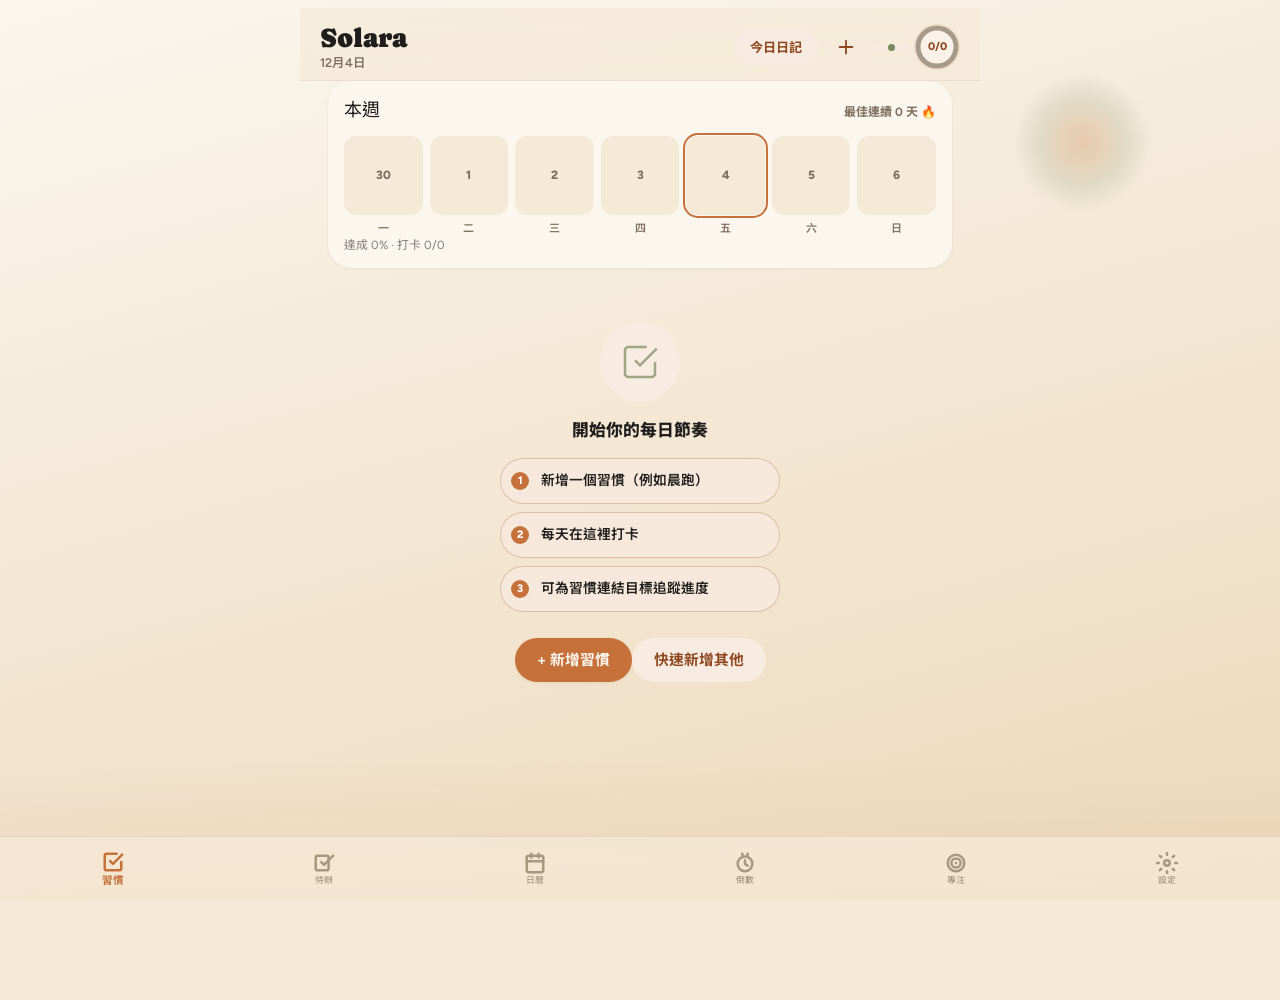
<file: index.html>
<!DOCTYPE html>
<html lang="zh-HK">
<head>
  <meta charset="UTF-8" />
  <meta name="viewport" content="width=device-width, initial-scale=1, viewport-fit=cover" />
  <meta name="theme-color" content="#f5ead8" />
  <meta name="mobile-web-app-capable" content="yes" />
  <meta name="apple-mobile-web-app-capable" content="yes" />
  <meta name="apple-mobile-web-app-status-bar-style" content="default" />
  <meta name="apple-mobile-web-app-title" content="Solara" />
  <link rel="manifest" href="solara.webmanifest" />
  <link rel="icon" href="data:image/svg+xml,%3Csvg xmlns='http://www.w3.org/2000/svg' viewBox='0 0 128 128'%3E%3Cdefs%3E%3ClinearGradient id='g' x1='0' y1='0' x2='1' y2='1'%3E%3Cstop stop-color='%23c67139'/%3E%3Cstop offset='1' stop-color='%237a8a5e'/%3E%3C/linearGradient%3E%3C/defs%3E%3Crect width='128' height='128' rx='36' fill='url(%23g)'/%3E%3Ccircle cx='64' cy='54' r='22' fill='%23f5ead8'/%3E%3C/svg%3E" />
  <link rel="preconnect" href="https://fonts.googleapis.com" />
  <link rel="preconnect" href="https://fonts.gstatic.com" crossorigin />
  <link href="https://fonts.googleapis.com/css2?family=Caprasimo&family=Figtree:wght@400;500;600;700;800&family=Noto+Sans+TC:wght@400;500;700;800&display=swap" rel="stylesheet" />
  <link rel="stylesheet" href="solara.css" />
  <title>Solara — 日暖生活</title>
</head>
<body data-theme="sunshine">
  <div class="theme-scene" id="themeScene" aria-hidden="true"></div>
  <div class="app" id="app">
    <header class="app-bar" id="appBar" aria-live="polite"></header>
    <main>
      <section class="view active" data-view="habits" id="view-habits"></section>
      <section class="view" data-view="tasks" id="view-tasks"></section>
      <section class="view" data-view="diary" id="view-diary"></section>
      <section class="view" data-view="calendar" id="view-calendar"></section>
      <section class="view" data-view="countdown" id="view-countdown"></section>
      <section class="view" data-view="focus" id="view-focus"></section>
      <section class="view" data-view="settings" id="view-settings"></section>
    </main>
    <button type="button" class="fab global-fab" id="globalFab" data-action="quick-add" aria-label="快速新增">
      <svg viewBox="0 0 24 24" fill="none" stroke="currentColor" stroke-width="2.75" stroke-linecap="round" aria-hidden="true"><line x1="12" y1="5" x2="12" y2="19"/><line x1="5" y1="12" x2="19" y2="12"/></svg>
    </button>
  </div>

  <nav class="nav" id="nav" aria-label="主導覽">
    <button type="button" data-nav="habits" class="active" aria-label="習慣">
      <svg class="nav-ico" viewBox="0 0 24 24" fill="none" stroke="currentColor" stroke-width="2.75" stroke-linecap="round" stroke-linejoin="round" aria-hidden="true"><path d="M9 11l3 3L22 4"/><path d="M21 12v7a2 2 0 0 1-2 2H5a2 2 0 0 1-2-2V5a2 2 0 0 1 2-2h11"/></svg>
      <span class="nav-label">習慣</span>
    </button>
    <button type="button" data-nav="tasks" aria-label="待辦">
      <svg class="nav-ico" viewBox="0 0 24 24" fill="none" stroke="currentColor" stroke-width="2.75" stroke-linecap="round" stroke-linejoin="round" aria-hidden="true"><path d="M9 11l3 3L22 4"/><rect x="3" y="4" width="14" height="16" rx="2"/></svg>
      <span class="nav-label">待辦</span>
    </button>
    <button type="button" data-nav="calendar" aria-label="日曆">
      <svg class="nav-ico" viewBox="0 0 24 24" fill="none" stroke="currentColor" stroke-width="2.75" stroke-linecap="round" stroke-linejoin="round" aria-hidden="true"><rect x="3" y="4" width="18" height="18" rx="2"/><line x1="16" y1="2" x2="16" y2="6"/><line x1="8" y1="2" x2="8" y2="6"/><line x1="3" y1="10" x2="21" y2="10"/></svg>
      <span class="nav-label">日曆</span>
    </button>
    <button type="button" data-nav="countdown" aria-label="倒數">
      <svg class="nav-ico" viewBox="0 0 24 24" fill="none" stroke="currentColor" stroke-width="2.75" stroke-linecap="round" stroke-linejoin="round" aria-hidden="true"><circle cx="12" cy="13" r="8"/><polyline points="12 9 12 13 15 15"/><line x1="9" y1="2" x2="9.5" y2="4"/><line x1="15" y1="2" x2="14.5" y2="4"/></svg>
      <span class="nav-label">倒數</span>
    </button>
    <button type="button" data-nav="focus" aria-label="專注">
      <svg class="nav-ico" viewBox="0 0 24 24" fill="none" stroke="currentColor" stroke-width="2.75" stroke-linecap="round" stroke-linejoin="round" aria-hidden="true"><circle cx="12" cy="12" r="9"/><circle cx="12" cy="12" r="5"/><circle cx="12" cy="12" r="1.5" fill="currentColor" stroke="none"/></svg>
      <span class="nav-label">專注</span>
    </button>
    <button type="button" data-nav="settings" aria-label="設定">
      <svg class="nav-ico" viewBox="0 0 24 24" fill="none" stroke="currentColor" stroke-width="2.75" stroke-linecap="round" stroke-linejoin="round" aria-hidden="true"><circle cx="12" cy="12" r="3"/><path d="M12 1v2M12 21v2M4.22 4.22l1.42 1.42M18.36 18.36l1.42 1.42M1 12h2M21 12h2M4.22 19.78l1.42-1.42M18.36 5.64l1.42-1.42"/></svg>
      <span class="nav-label">設定</span>
    </button>
  </nav>

  <div class="modal-backdrop" id="modalBackdrop">
    <div class="modal" id="modal" role="dialog" aria-modal="true"></div>
  </div>
  <div class="toast" id="toast" role="status" aria-live="polite" aria-atomic="true"></div>

  <script src="https://accounts.google.com/gsi/client" async defer></script>
  <script src="solara.js"></script>
</body>
</html>
</file>
<file: solara.css>
/* Organic design system tokens — Solara consumes these via aliases */
:root {
  /* Color roles */
  --color-bg: #f5ead8;
  --color-text: #201e1d;
  --color-accent: #c67139;
  --color-accent-2: #7a8a5e;

  /* Neutral ramp (warm sand) */
  --color-neutral-100: #fbf6ee;
  --color-neutral-200: #f5ead8;
  --color-neutral-300: #e6d5bc;
  --color-neutral-400: #cbb89a;
  --color-neutral-500: #a89880;
  --color-neutral-600: #7e7160;
  --color-neutral-700: #5c5248;
  --color-neutral-800: #3a342f;
  --color-neutral-900: #201e1d;

  /* Terracotta accent ramp */
  --color-accent-100: #f8ebe1;
  --color-accent-200: #f0d2bc;
  --color-accent-300: #e0a878;
  --color-accent-400: #d4894f;
  --color-accent-500: #c67139;
  --color-accent-600: #b05f2c;
  --color-accent-700: #8f4a22;
  --color-accent-800: #6a3618;
  --color-accent-900: #4a2612;

  /* Sage accent-2 ramp */
  --color-accent-2-100: #eef1e6;
  --color-accent-2-200: #dce3cd;
  --color-accent-2-300: #c0cba8;
  --color-accent-2-400: #9aaa79;
  --color-accent-2-500: #7a8a5e;
  --color-accent-2-600: #677650;
  --color-accent-2-700: #556344;
  --color-accent-2-800: #3f4a33;
  --color-accent-2-900: #2f3626;

  /* Type */
  --font-heading: "Caprasimo", "Noto Sans TC", "PingFang HK", serif;
  --font-body: "Figtree", "Noto Sans TC", "PingFang HK", sans-serif;

  /* Space (1.10× density baked in) */
  --space-1: 4px;
  --space-2: 8px;
  --space-3: 12px;
  --space-4: 16px;
  --space-5: 22px;
  --space-6: 28px;
  --space-7: 36px;
  --space-8: 48px;

  /* Radius — over-round Organic */
  --radius-xs: 12px;
  --radius-sm: 16px;
  --radius: 16px;
  --radius-md: 20px;
  --radius-lg: 24px;
  --radius-pill: 999px;

  /* Shadows tuned to warm ground */
  --shadow-sm: 0 1px 3px rgba(32, 30, 29, 0.06);
  --shadow-md: 0 4px 16px rgba(32, 30, 29, 0.08);
  --shadow-lg: 0 12px 36px rgba(32, 30, 29, 0.12);

  /* Solara compatibility aliases */
  --bg: var(--color-bg);
  --bg-gradient: linear-gradient(165deg, var(--color-neutral-100) 0%, var(--color-bg) 45%, var(--color-neutral-300) 100%);
  --bg-elevated: color-mix(in srgb, var(--color-neutral-100) 88%, transparent);
  --surface: var(--color-neutral-100);
  --surface-2: var(--color-accent-100);
  --text: var(--color-text);
  --text-soft: color-mix(in srgb, var(--color-text) 74%, transparent);
  --text-mute: color-mix(in srgb, var(--color-text) 55%, transparent);
  --accent: var(--color-accent);
  --accent-2: var(--color-accent-2);
  --accent-soft: var(--color-accent-100);
  --good: var(--color-accent-2-600);
  --warn: #c45c3e;
  --line: color-mix(in srgb, var(--color-text) 10%, transparent);
  --line-strong: color-mix(in srgb, var(--color-text) 16%, transparent);
  --shadow: var(--shadow-md);
  --nav-h: 64px;
  --app-bar-h: 52px;
  --font: var(--font-body);
  --display: var(--font-heading);
  --photo: none;
  --theme-color: var(--color-bg);
  --nav-bg: color-mix(in srgb, var(--color-neutral-100) 92%, transparent);
  --nav-active-bg: var(--color-accent-100);
  --nav-active-color: var(--color-accent-700);
  --ease: cubic-bezier(0.22, 1, 0.36, 1);
  --page-gutter: clamp(18px, 5.2vw, 28px);
  --page-gutter-sm: clamp(12px, 3.6vw, 18px);
}

@media (display-mode: standalone), (display-mode: fullscreen) {
  :root {
    --page-gutter: clamp(20px, 5.8vw, 32px);
    --page-gutter-sm: clamp(14px, 4vw, 20px);
  }
}

/* Sunshine = Organic default (cream / terracotta / sage) */
[data-theme="sunshine"] {
  --color-bg: #f5ead8;
  --color-text: #201e1d;
  --color-accent: #c67139;
  --color-accent-2: #7a8a5e;
  --color-neutral-100: #fbf6ee;
  --color-neutral-200: #f5ead8;
  --color-neutral-300: #e6d5bc;
  --color-accent-100: #f8ebe1;
  --color-accent-200: #f0d2bc;
  --color-accent-500: #c67139;
  --color-accent-600: #b05f2c;
  --color-accent-700: #8f4a22;
  --color-accent-2-100: #eef1e6;
  --color-accent-2-200: #dce3cd;
  --color-accent-2-500: #7a8a5e;
  --color-accent-2-600: #677650;
  --color-accent-2-700: #556344;
  --bg: var(--color-bg);
  --bg-gradient: linear-gradient(165deg, #fbf6ee 0%, #f5ead8 40%, #edd9bc 100%);
  --bg-elevated: color-mix(in srgb, var(--color-neutral-100) 90%, transparent);
  --surface: var(--color-neutral-100);
  --surface-2: var(--color-accent-100);
  --accent: var(--color-accent);
  --accent-2: var(--color-accent-2);
  --accent-soft: var(--color-accent-100);
  --good: var(--color-accent-2-600);
  --theme-color: var(--color-bg);
  --nav-active-bg: var(--color-accent-100);
  --nav-active-color: var(--color-accent-700);
}

/* Sea = Organic cool variant */
[data-theme="sea"] {
  --color-bg: #e7eef2;
  --color-text: #1d2226;
  --color-accent: #3f7f9a;
  --color-accent-2: #6f8f7a;
  --color-neutral-100: #f4f8fa;
  --color-neutral-200: #e7eef2;
  --color-neutral-300: #cfdce4;
  --color-accent-100: #e2eef3;
  --color-accent-200: #c5dbe6;
  --color-accent-500: #3f7f9a;
  --color-accent-600: #346b83;
  --color-accent-700: #2a5669;
  --color-accent-2-100: #e8f0eb;
  --color-accent-2-200: #d0dfd5;
  --color-accent-2-500: #6f8f7a;
  --color-accent-2-600: #5c7966;
  --color-accent-2-700: #4a6353;
  --bg: var(--color-bg);
  --bg-gradient: linear-gradient(165deg, #f4f8fa 0%, #e7eef2 40%, #d2e2ea 100%);
  --bg-elevated: color-mix(in srgb, var(--color-neutral-100) 90%, transparent);
  --surface: var(--color-neutral-100);
  --surface-2: var(--color-accent-100);
  --accent: var(--color-accent);
  --accent-2: var(--color-accent-2);
  --accent-soft: var(--color-accent-100);
  --good: var(--color-accent-2-600);
  --warn: #c45c3e;
  --theme-color: var(--color-bg);
  --nav-active-bg: var(--color-accent-100);
  --nav-active-color: var(--color-accent-700);
}

/* Fire = Organic warmer terracotta variant */
[data-theme="fire"] {
  --color-bg: #f6e4d6;
  --color-text: #261e1b;
  --color-accent: #d45a3c;
  --color-accent-2: #8a7a52;
  --color-neutral-100: #fbf3ec;
  --color-neutral-200: #f6e4d6;
  --color-neutral-300: #ebcfc0;
  --color-accent-100: #f8e5de;
  --color-accent-200: #efc4b6;
  --color-accent-500: #d45a3c;
  --color-accent-600: #bf4a2f;
  --color-accent-700: #9a3a24;
  --color-accent-2-100: #f0ebe0;
  --color-accent-2-200: #ddd4c0;
  --color-accent-2-500: #8a7a52;
  --color-accent-2-600: #736546;
  --color-accent-2-700: #5c5138;
  --bg: var(--color-bg);
  --bg-gradient: linear-gradient(165deg, #fbf3ec 0%, #f6e4d6 40%, #efd0bc 100%);
  --bg-elevated: color-mix(in srgb, var(--color-neutral-100) 90%, transparent);
  --surface: var(--color-neutral-100);
  --surface-2: var(--color-accent-100);
  --accent: var(--color-accent);
  --accent-2: var(--color-accent-2);
  --accent-soft: var(--color-accent-100);
  --good: var(--color-accent-2-600);
  --warn: #c44536;
  --theme-color: var(--color-bg);
  --nav-active-bg: var(--color-accent-100);
  --nav-active-color: var(--color-accent-700);
}

/* Ocean = scenic sea horizon */
[data-theme="ocean"] {
  --color-bg: #d7eef8;
  --color-text: #14304a;
  --color-accent: #2a7ab0;
  --color-accent-2: #3d9a8a;
  --color-neutral-100: rgba(255, 255, 255, 0.88);
  --color-neutral-200: #d7eef8;
  --color-neutral-300: #b5d7e8;
  --color-accent-100: #e3f3fb;
  --color-accent-200: #b9dff0;
  --color-accent-500: #2a7ab0;
  --color-accent-600: #216492;
  --color-accent-700: #1a4f74;
  --color-accent-2-100: #e4f5f1;
  --color-accent-2-200: #c5e8df;
  --color-accent-2-500: #3d9a8a;
  --color-accent-2-600: #328274;
  --color-accent-2-700: #28685d;
  --bg: var(--color-bg);
  --bg-gradient: linear-gradient(180deg, #9fd4f0 0%, #cfe8f6 38%, #eef7fb 70%, #f7fbfd 100%);
  --bg-elevated: color-mix(in srgb, var(--color-neutral-100) 92%, transparent);
  --surface: var(--color-neutral-100);
  --surface-2: var(--color-accent-100);
  --accent: var(--color-accent);
  --accent-2: var(--color-accent-2);
  --accent-soft: var(--color-accent-100);
  --good: var(--color-accent-2-600);
  --theme-color: #9fd4f0;
  --nav-active-bg: var(--color-accent-100);
  --nav-active-color: var(--color-accent-700);
}

/* Night city */
[data-theme="nightcity"] {
  --color-bg: #121826;
  --color-text: #e8edf7;
  --color-accent: #6ea8ff;
  --color-accent-2: #c9a0ff;
  --color-neutral-100: rgba(28, 34, 50, 0.92);
  --color-neutral-200: #1a2030;
  --color-neutral-300: #2c3548;
  --color-neutral-400: #6b758c;
  --color-neutral-500: #8b95ab;
  --color-neutral-600: #aeb6c8;
  --color-neutral-700: #c8d0e0;
  --color-neutral-800: #dde3f0;
  --color-neutral-900: #f0f3fa;
  --color-accent-100: #243044;
  --color-accent-200: #2f405c;
  --color-accent-500: #6ea8ff;
  --color-accent-600: #5b93e6;
  --color-accent-700: #9ec5ff;
  --color-accent-800: #b8d4ff;
  --color-accent-900: #d6e6ff;
  --color-accent-2-100: #2a2440;
  --color-accent-2-200: #3a3258;
  --color-accent-2-300: #5a4a80;
  --color-accent-2-500: #c9a0ff;
  --color-accent-2-600: #b48aef;
  --color-accent-2-700: #ddc4ff;
  --color-accent-2-800: #e8d6ff;
  --color-accent-2-900: #f3ebff;
  --bg: var(--color-bg);
  --bg-gradient: linear-gradient(180deg, #0b1020 0%, #151c2e 45%, #1c2438 100%);
  --bg-elevated: color-mix(in srgb, var(--color-neutral-100) 94%, transparent);
  --surface: var(--color-neutral-100);
  --surface-2: var(--color-accent-100);
  --accent: var(--color-accent);
  --accent-2: var(--color-accent-2);
  --accent-soft: var(--color-accent-100);
  --good: #7dcea0;
  --text: var(--color-text);
  --text-soft: rgba(232, 237, 247, 0.78);
  --text-mute: rgba(232, 237, 247, 0.55);
  --line: rgba(255, 255, 255, 0.1);
  --line-strong: rgba(255, 255, 255, 0.18);
  --theme-color: #121826;
  --nav-active-bg: var(--color-accent-100);
  --nav-active-color: var(--color-accent-700);
}

/* Forest morning */
[data-theme="forest"] {
  --color-bg: #e7f0e6;
  --color-text: #1d2a1c;
  --color-accent: #4f8f5a;
  --color-accent-2: #8a9b4e;
  --color-neutral-100: rgba(250, 252, 248, 0.9);
  --color-neutral-200: #e7f0e6;
  --color-neutral-300: #c9dcc7;
  --color-accent-100: #e5f2e7;
  --color-accent-200: #c5e0c9;
  --color-accent-500: #4f8f5a;
  --color-accent-600: #3f7549;
  --color-accent-700: #315c3a;
  --color-accent-2-100: #eef2df;
  --color-accent-2-200: #dbe4b8;
  --color-accent-2-500: #8a9b4e;
  --color-accent-2-600: #70803e;
  --color-accent-2-700: #586632;
  --bg: var(--color-bg);
  --bg-gradient: linear-gradient(165deg, #f4f8ef 0%, #e4efe6 42%, #d5e6d2 100%);
  --bg-elevated: color-mix(in srgb, var(--color-neutral-100) 92%, transparent);
  --surface: var(--color-neutral-100);
  --surface-2: var(--color-accent-100);
  --accent: var(--color-accent);
  --accent-2: var(--color-accent-2);
  --accent-soft: var(--color-accent-100);
  --good: var(--color-accent-600);
  --theme-color: #e7f0e6;
  --nav-active-bg: var(--color-accent-100);
  --nav-active-color: var(--color-accent-700);
}

/* Mountain mist */
[data-theme="mountain"] {
  --color-bg: #e6eef6;
  --color-text: #1c2733;
  --color-accent: #5b7c99;
  --color-accent-2: #7a8fa6;
  --color-neutral-100: rgba(248, 251, 255, 0.9);
  --color-neutral-200: #e6eef6;
  --color-neutral-300: #c8d6e4;
  --color-accent-100: #e8eef5;
  --color-accent-200: #c9d7e6;
  --color-accent-500: #5b7c99;
  --color-accent-600: #49667f;
  --color-accent-700: #3a5266;
  --color-accent-2-100: #eef2f6;
  --color-accent-2-200: #d5dde6;
  --color-accent-2-500: #7a8fa6;
  --color-accent-2-600: #64768a;
  --color-accent-2-700: #505e6e;
  --bg: var(--color-bg);
  --bg-gradient: linear-gradient(180deg, #d9e6f2 0%, #e8eef5 40%, #f4f7fb 100%);
  --bg-elevated: color-mix(in srgb, var(--color-neutral-100) 92%, transparent);
  --surface: var(--color-neutral-100);
  --surface-2: var(--color-accent-100);
  --accent: var(--color-accent);
  --accent-2: var(--color-accent-2);
  --accent-soft: var(--color-accent-100);
  --good: #5d9b7a;
  --theme-color: #e6eef6;
  --nav-active-bg: var(--color-accent-100);
  --nav-active-color: var(--color-accent-700);
}

/* Aurora night */
[data-theme="aurora"] {
  --color-bg: #141c2a;
  --color-text: #e9f2ff;
  --color-accent: #5ce1c5;
  --color-accent-2: #7aa7ff;
  --color-neutral-100: rgba(24, 32, 48, 0.92);
  --color-neutral-200: #182030;
  --color-neutral-300: #2a364c;
  --color-neutral-400: #6a7690;
  --color-neutral-500: #8a96b0;
  --color-neutral-600: #aeb8cc;
  --color-neutral-700: #c9d2e4;
  --color-neutral-800: #dde4f2;
  --color-neutral-900: #f0f4fc;
  --color-accent-100: #1c3340;
  --color-accent-200: #254a55;
  --color-accent-500: #5ce1c5;
  --color-accent-600: #45c7ab;
  --color-accent-700: #9af0dc;
  --color-accent-800: #b8f5e6;
  --color-accent-900: #d6faf0;
  --color-accent-2-100: #1e2a44;
  --color-accent-2-200: #2a3c62;
  --color-accent-2-300: #3d5588;
  --color-accent-2-500: #7aa7ff;
  --color-accent-2-600: #628ee6;
  --color-accent-2-700: #b4cbff;
  --color-accent-2-800: #cddcff;
  --color-accent-2-900: #e6eeff;
  --bg: var(--color-bg);
  --bg-gradient: linear-gradient(180deg, #0c1220 0%, #152033 50%, #1a2740 100%);
  --bg-elevated: color-mix(in srgb, var(--color-neutral-100) 94%, transparent);
  --surface: var(--color-neutral-100);
  --surface-2: var(--color-accent-100);
  --accent: var(--color-accent);
  --accent-2: var(--color-accent-2);
  --accent-soft: var(--color-accent-100);
  --good: #5ce1c5;
  --text: var(--color-text);
  --text-soft: rgba(233, 242, 255, 0.78);
  --text-mute: rgba(233, 242, 255, 0.55);
  --line: rgba(255, 255, 255, 0.1);
  --line-strong: rgba(255, 255, 255, 0.18);
  --theme-color: #141c2a;
  --nav-active-bg: var(--color-accent-100);
  --nav-active-color: var(--color-accent-700);
}

/* Dusk coast */
[data-theme="dusk"] {
  --color-bg: #f4e2d4;
  --color-text: #2a1d18;
  --color-accent: #d9784a;
  --color-accent-2: #7a6a9a;
  --color-neutral-100: rgba(255, 248, 242, 0.9);
  --color-neutral-200: #f4e2d4;
  --color-neutral-300: #e6cbb8;
  --color-accent-100: #fbeadf;
  --color-accent-200: #f2cfb8;
  --color-accent-500: #d9784a;
  --color-accent-600: #c26136;
  --color-accent-700: #9a4a28;
  --color-accent-2-100: #ece7f4;
  --color-accent-2-200: #d5cce6;
  --color-accent-2-500: #7a6a9a;
  --color-accent-2-600: #645681;
  --color-accent-2-700: #504568;
  --bg: var(--color-bg);
  --bg-gradient: linear-gradient(180deg, #f7c9a8 0%, #f4e2d4 42%, #f7efe8 100%);
  --bg-elevated: color-mix(in srgb, var(--color-neutral-100) 92%, transparent);
  --surface: var(--color-neutral-100);
  --surface-2: var(--color-accent-100);
  --accent: var(--color-accent);
  --accent-2: var(--color-accent-2);
  --accent-soft: var(--color-accent-100);
  --good: #6f9b6a;
  --theme-color: #f4e2d4;
  --nav-active-bg: var(--color-accent-100);
  --nav-active-color: var(--color-accent-700);
}

[data-theme="photo"] {
  --bg: transparent;
  --bg-gradient: linear-gradient(180deg, rgba(251, 246, 238, 0.78), rgba(245, 234, 216, 0.88));
  --bg-elevated: color-mix(in srgb, var(--color-neutral-100) 82%, transparent);
  --surface: color-mix(in srgb, var(--color-neutral-100) 90%, transparent);
  --surface-2: color-mix(in srgb, var(--color-accent-100) 85%, transparent);
}

* { box-sizing: border-box; }
html, body { margin: 0; min-height: 100%; }

body {
  font-family: var(--font);
  color: var(--text);
  background: var(--photo), var(--bg-gradient), var(--bg);
  background-attachment: fixed;
  background-size: cover, cover, auto;
  line-height: 1.45;
  -webkit-font-smoothing: antialiased;
  padding-bottom: calc(var(--nav-h) + 36px + env(safe-area-inset-bottom));
  transition: background 0.4s var(--ease), color 0.3s var(--ease);
  position: relative;
}

html {
  scroll-padding-bottom: calc(var(--nav-h) + 28px + env(safe-area-inset-bottom));
}

/* ── Theme scene decorative layer ── */
.theme-scene {
  position: fixed;
  inset: 0;
  pointer-events: none;
  z-index: 0;
  overflow: hidden;
  transition: opacity 0.4s var(--ease);
}

[data-theme="photo"] .theme-scene { opacity: 0; }

[data-theme="sunshine"] .theme-scene::before {
  content: "";
  position: absolute;
  top: 8%;
  right: 10%;
  width: 140px;
  height: 140px;
  border-radius: 50%;
  background: radial-gradient(circle, rgba(198, 113, 57, 0.28) 0%, rgba(122, 138, 94, 0.16) 45%, transparent 70%);
  filter: blur(2px);
}

[data-theme="sunshine"] .theme-scene::after {
  content: "";
  position: absolute;
  bottom: 0;
  left: 0;
  right: 0;
  height: 140px;
  background: linear-gradient(180deg, transparent, rgba(198, 113, 57, 0.08));
}

[data-theme="sea"] .theme-scene::before {
  content: "";
  position: absolute;
  bottom: 0;
  left: 0;
  right: 0;
  height: 200px;
  background:
    url("data:image/svg+xml,%3Csvg xmlns='http://www.w3.org/2000/svg' viewBox='0 0 400 120' preserveAspectRatio='none'%3E%3Cpath fill='%2358A8D8' fill-opacity='0.25' d='M0 60 Q50 40 100 60 T200 60 T300 60 T400 60 L400 120 L0 120 Z'/%3E%3Cpath fill='%233D96C8' fill-opacity='0.35' d='M0 80 Q60 55 120 80 T240 80 T360 80 L400 80 L400 120 L0 120 Z'/%3E%3Cpath fill='%2358A8D8' fill-opacity='0.45' d='M0 95 Q80 70 160 95 T320 95 L400 95 L400 120 L0 120 Z'/%3E%3C/svg%3E")
    no-repeat bottom / 100% auto;
}

[data-theme="sea"] .theme-scene::after {
  content: "";
  position: absolute;
  bottom: 60px;
  left: 8%;
  width: 80px;
  height: 40px;
  border-radius: 50% 50% 0 0;
  background: rgba(90, 170, 120, 0.35);
  transform: skewX(-8deg);
  box-shadow: 140px 20px 0 -8px rgba(70, 150, 100, 0.3), 260px 8px 0 -12px rgba(80, 160, 110, 0.25);
}

[data-theme="fire"] .theme-scene::before {
  content: "";
  position: absolute;
  bottom: 0;
  left: 0;
  right: 0;
  height: 160px;
  background:
    url("data:image/svg+xml,%3Csvg xmlns='http://www.w3.org/2000/svg' viewBox='0 0 400 100' preserveAspectRatio='none'%3E%3Cpath fill='%23E76F51' fill-opacity='0.2' d='M0 70 Q100 30 200 70 T400 70 L400 100 L0 100 Z'/%3E%3Cpath fill='%23F4A261' fill-opacity='0.25' d='M0 85 Q80 55 160 85 T320 85 L400 85 L400 100 L0 100 Z'/%3E%3C/svg%3E")
    no-repeat bottom / 100% auto;
}

[data-theme="fire"] .theme-scene::after {
  content: "";
  position: absolute;
  bottom: 80px;
  left: 50%;
  transform: translateX(-50%);
  width: 60px;
  height: 80px;
  border-radius: 50% 50% 20% 20%;
  background: radial-gradient(ellipse at 50% 80%, rgba(231, 111, 81, 0.5), rgba(244, 162, 97, 0.15) 60%, transparent 75%);
}

[data-theme="ocean"] .theme-scene::before {
  content: "";
  position: absolute;
  inset: 0;
  background:
    radial-gradient(ellipse 90% 50% at 70% 8%, rgba(255, 255, 255, 0.75), transparent 55%),
    linear-gradient(180deg, rgba(120, 190, 230, 0.35) 0%, transparent 42%);
}

[data-theme="ocean"] .theme-scene::after {
  content: "";
  position: absolute;
  bottom: 0;
  left: 0;
  right: 0;
  height: 42%;
  background:
    linear-gradient(180deg, transparent, rgba(40, 130, 180, 0.28) 40%, rgba(20, 90, 140, 0.35)),
    url("data:image/svg+xml,%3Csvg xmlns='http://www.w3.org/2000/svg' viewBox='0 0 800 200' preserveAspectRatio='none'%3E%3Cpath fill='%23ffffff' fill-opacity='0.35' d='M0 80 Q100 40 200 80 T400 80 T600 80 T800 80 L800 200 L0 200 Z'/%3E%3Cpath fill='%232a7ab0' fill-opacity='0.28' d='M0 110 Q120 70 240 110 T480 110 T720 110 L800 110 L800 200 L0 200 Z'/%3E%3C/svg%3E")
    no-repeat bottom / 100% 100%;
}

[data-theme="nightcity"] .theme-scene::before {
  content: "";
  position: absolute;
  inset: 0;
  background:
    radial-gradient(circle at 20% 18%, rgba(255, 220, 140, 0.2), transparent 12%),
    radial-gradient(circle at 78% 22%, rgba(160, 200, 255, 0.18), transparent 10%),
    radial-gradient(circle at 55% 12%, rgba(255, 255, 255, 0.12), transparent 8%),
    linear-gradient(180deg, #070b16 0%, transparent 55%);
}

[data-theme="nightcity"] .theme-scene::after {
  content: "";
  position: absolute;
  bottom: 0;
  left: 0;
  right: 0;
  height: 48%;
  background:
    linear-gradient(180deg, transparent, rgba(80, 120, 255, 0.12) 40%, rgba(200, 120, 255, 0.1)),
    url("data:image/svg+xml,%3Csvg xmlns='http://www.w3.org/2000/svg' viewBox='0 0 800 220' preserveAspectRatio='none'%3E%3Crect x='40' y='90' width='50' height='130' fill='%232a3350'/%3E%3Crect x='100' y='60' width='70' height='160' fill='%23313c5c'/%3E%3Crect x='180' y='100' width='45' height='120' fill='%2326334c'/%3E%3Crect x='240' y='40' width='90' height='180' fill='%23384768'/%3E%3Crect x='350' y='75' width='55' height='145' fill='%232d3858'/%3E%3Crect x='420' y='30' width='100' height='190' fill='%233a4a70'/%3E%3Crect x='540' y='85' width='60' height='135' fill='%232a3554'/%3E%3Crect x='620' y='50' width='80' height='170' fill='%23354466'/%3E%3Crect x='720' y='95' width='50' height='125' fill='%2328334e'/%3E%3Cg fill='%23f6d47a' fill-opacity='0.75'%3E%3Ccircle cx='120' cy='90' r='1.5'/%3E%3Ccircle cx='145' cy='110' r='1.2'/%3E%3Ccircle cx='280' cy='70' r='1.4'/%3E%3Ccircle cx='470' cy='55' r='1.6'/%3E%3Ccircle cx='500' cy='95' r='1.2'/%3E%3Ccircle cx='660' cy='80' r='1.3'/%3E%3Ccircle cx='690' cy='120' r='1.1'/%3E%3C/g%3E%3C/svg%3E")
    no-repeat bottom / 100% 100%;
  opacity: 0.9;
}

[data-theme="forest"] .theme-scene::before {
  content: "";
  position: absolute;
  inset: 0;
  background:
    radial-gradient(ellipse 70% 40% at 50% 0%, rgba(255, 255, 220, 0.55), transparent 60%),
    linear-gradient(180deg, rgba(180, 210, 140, 0.2), transparent 45%);
}

[data-theme="forest"] .theme-scene::after {
  content: "";
  position: absolute;
  bottom: 0;
  left: 0;
  right: 0;
  height: 38%;
  background:
    url("data:image/svg+xml,%3Csvg xmlns='http://www.w3.org/2000/svg' viewBox='0 0 800 180' preserveAspectRatio='none'%3E%3Cpath fill='%234f8f5a' fill-opacity='0.35' d='M0 180 L60 70 L120 180 Z'/%3E%3Cpath fill='%233d7348' fill-opacity='0.4' d='M90 180 L160 40 L230 180 Z'/%3E%3Cpath fill='%23599b63' fill-opacity='0.3' d='M200 180 L280 55 L360 180 Z'/%3E%3Cpath fill='%23356740' fill-opacity='0.45' d='M330 180 L420 20 L510 180 Z'/%3E%3Cpath fill='%234f8f5a' fill-opacity='0.35' d='M480 180 L560 60 L640 180 Z'/%3E%3Cpath fill='%233d7348' fill-opacity='0.4' d='M610 180 L700 35 L790 180 Z'/%3E%3C/svg%3E")
    no-repeat bottom / 100% 100%;
}

[data-theme="mountain"] .theme-scene::before {
  content: "";
  position: absolute;
  inset: 0;
  background: linear-gradient(180deg, rgba(255, 255, 255, 0.55) 0%, transparent 40%);
}

[data-theme="mountain"] .theme-scene::after {
  content: "";
  position: absolute;
  bottom: 0;
  left: 0;
  right: 0;
  height: 46%;
  background:
    url("data:image/svg+xml,%3Csvg xmlns='http://www.w3.org/2000/svg' viewBox='0 0 800 220' preserveAspectRatio='none'%3E%3Cpath fill='%239bb0c4' fill-opacity='0.45' d='M0 220 L180 60 L360 220 Z'/%3E%3Cpath fill='%237a92ab' fill-opacity='0.4' d='M220 220 L420 30 L620 220 Z'/%3E%3Cpath fill='%23a8bbcc' fill-opacity='0.5' d='M480 220 L650 80 L800 220 L480 220 Z'/%3E%3Cpath fill='%23ffffff' fill-opacity='0.35' d='M0 160 Q200 120 400 160 T800 160 L800 220 L0 220 Z'/%3E%3C/svg%3E")
    no-repeat bottom / 100% 100%;
}

[data-theme="aurora"] .theme-scene::before {
  content: "";
  position: absolute;
  inset: 0;
  background:
    radial-gradient(ellipse 60% 35% at 30% 20%, rgba(92, 225, 197, 0.35), transparent 70%),
    radial-gradient(ellipse 50% 30% at 70% 15%, rgba(122, 167, 255, 0.35), transparent 70%),
    radial-gradient(ellipse 40% 25% at 55% 30%, rgba(180, 120, 255, 0.22), transparent 70%);
}

[data-theme="aurora"] .theme-scene::after {
  content: "";
  position: absolute;
  inset: 0;
  background-image: radial-gradient(1.5px 1.5px at 10% 20%, rgba(255,255,255,0.7), transparent),
    radial-gradient(1px 1px at 30% 40%, rgba(255,255,255,0.55), transparent),
    radial-gradient(1.5px 1.5px at 70% 15%, rgba(255,255,255,0.65), transparent),
    radial-gradient(1px 1px at 85% 35%, rgba(255,255,255,0.5), transparent),
    radial-gradient(1px 1px at 50% 25%, rgba(255,255,255,0.45), transparent);
  opacity: 0.8;
}

[data-theme="dusk"] .theme-scene::before {
  content: "";
  position: absolute;
  inset: 0;
  background:
    radial-gradient(circle at 75% 18%, rgba(255, 200, 120, 0.55), transparent 28%),
    linear-gradient(180deg, rgba(240, 140, 100, 0.28) 0%, transparent 48%);
}

[data-theme="dusk"] .theme-scene::after {
  content: "";
  position: absolute;
  bottom: 0;
  left: 0;
  right: 0;
  height: 40%;
  background:
    linear-gradient(180deg, transparent, rgba(120, 90, 150, 0.18)),
    url("data:image/svg+xml,%3Csvg xmlns='http://www.w3.org/2000/svg' viewBox='0 0 800 180' preserveAspectRatio='none'%3E%3Cpath fill='%237a6a9a' fill-opacity='0.25' d='M0 100 Q200 40 400 100 T800 100 L800 180 L0 180 Z'/%3E%3Cpath fill='%23d9784a' fill-opacity='0.22' d='M0 130 Q220 80 440 130 T800 130 L800 180 L0 180 Z'/%3E%3C/svg%3E")
    no-repeat bottom / 100% 100%;
}

button, input, select, textarea { font: inherit; color: inherit; }

button {
  border: 0;
  background: none;
  cursor: pointer;
  -webkit-tap-highlight-color: transparent;
}

.app {
  width: min(680px, 100%);
  margin: 0 auto;
  min-height: 100vh;
  display: flex;
  flex-direction: column;
  position: relative;
  z-index: 1;
}

/* ── App bar ── */
.app-bar {
  position: sticky;
  top: 0;
  z-index: 30;
  display: flex;
  align-items: center;
  justify-content: space-between;
  gap: 12px;
  min-height: var(--app-bar-h);
  padding-top: calc(16px + env(safe-area-inset-top, 0px));
  padding-bottom: 10px;
  padding-left: max(20px, env(safe-area-inset-left, 0px));
  padding-right: max(20px, env(safe-area-inset-right, 0px));
  /* Tint from theme bg (not a fixed cream elevated slab) */
  background: color-mix(in srgb, var(--color-bg) 70%, transparent);
  backdrop-filter: blur(14px) saturate(1.15);
  -webkit-backdrop-filter: blur(14px) saturate(1.15);
  border-bottom: 1px solid color-mix(in srgb, var(--color-text) 6%, transparent);
  transition: background 0.25s var(--ease), border-color 0.25s var(--ease);
}

.app-bar-start {
  display: flex;
  align-items: center;
  gap: 10px;
  min-width: 0;
}

.app-bar-brand {
  align-items: flex-start;
}

.app-bar-brand-text {
  display: flex;
  flex-direction: column;
  gap: 4px;
  min-width: 0;
}

.app-bar-title {
  margin: 0;
  font-family: var(--display);
  font-size: 1.7rem;
  font-weight: 400;
  letter-spacing: 0;
  line-height: 1;
  color: var(--color-text);
}

.app-bar-sub {
  font-size: 12.5px;
  color: var(--color-neutral-600);
  font-weight: 600;
  line-height: 1.2;
}

.app-bar-ring {
  position: relative;
  width: 46px;
  height: 46px;
  flex-shrink: 0;
  border-radius: 50%;
  background: color-mix(in srgb, var(--color-neutral-100) 88%, var(--color-accent-200) 12%);
  box-shadow: inset 0 0 0 1px color-mix(in srgb, var(--color-accent) 22%, transparent);
}

.app-bar-ring svg {
  display: block;
  width: 46px;
  height: 46px;
}

.app-bar-ring .ring-fill,
.app-bar-ring circle:last-child {
  filter: drop-shadow(0 0 0.5px var(--color-accent));
  transition: stroke-dashoffset 0.45s cubic-bezier(0.22, 1, 0.36, 1);
}

.app-bar-ring-label {
  position: absolute;
  inset: 0;
  display: flex;
  align-items: center;
  justify-content: center;
  font-size: 11px;
  font-weight: 800;
  color: var(--color-accent-700);
  pointer-events: none;
}

.solara-mark {
  width: 28px;
  height: 28px;
  border-radius: var(--radius-pill);
  background: linear-gradient(145deg, var(--color-accent-500), var(--color-accent-2-500));
  display: grid;
  place-items: center;
  color: var(--color-neutral-100);
  font-family: var(--display);
  font-weight: 400;
  font-size: 0.72rem;
  flex-shrink: 0;
  box-shadow: var(--shadow-sm);
}

.date-chip {
  padding: var(--space-2) var(--space-3);
  border-radius: var(--radius-pill);
  background: var(--color-accent-100);
  border: 1px solid var(--color-accent-200);
  font-size: 0.75rem;
  font-weight: 600;
  color: var(--color-accent-700);
  white-space: nowrap;
}

.app-bar-actions {
  display: flex;
  align-items: center;
  gap: 6px;
  flex-shrink: 0;
}

.icon-btn {
  width: 44px;
  height: 44px;
  min-width: 44px;
  min-height: 44px;
  border-radius: var(--radius-pill);
  display: grid;
  place-items: center;
  color: var(--color-accent-700);
  transition: background 0.15s;
}

.icon-btn:hover { background: var(--color-accent-100); }
.icon-btn:active { background: var(--color-accent-200); }

.icon-btn svg {
  width: 22px;
  height: 22px;
}

main {
  flex: 1;
  padding-top: 0;
  padding-bottom: calc(24px + env(safe-area-inset-bottom));
  padding-left: max(var(--page-gutter), env(safe-area-inset-left, 0px));
  padding-right: max(var(--page-gutter), env(safe-area-inset-right, 0px));
}

.view { display: none; }
.view.active { display: block; animation: fadeIn 0.25s var(--ease); }

@keyframes fadeIn {
  from { opacity: 0; transform: translateY(8px); }
  to { opacity: 1; transform: translateY(0); }
}

@keyframes pop {
  0% { transform: scale(0.88); }
  60% { transform: scale(1.05); }
  100% { transform: scale(1); }
}

@keyframes checkPulse {
  0% {
    transform: scale(1);
    box-shadow: 0 0 0 0 color-mix(in srgb, var(--hcolor, var(--good)) 45%, transparent);
  }
  55% {
    transform: scale(1.08);
    box-shadow: 0 0 0 12px transparent;
  }
  100% { transform: scale(1); box-shadow: none; }
}

@keyframes view-in {
  from { opacity: 0; transform: translateY(6px); }
  to { opacity: 1; transform: translateY(0); }
}

@keyframes checkBtnPulse {
  0% { transform: scale(1); }
  45% { transform: scale(1.22); }
  100% { transform: scale(1); }
}

@keyframes solFade {
  from { opacity: 0; transform: translateY(10px); }
  to { opacity: 1; transform: none; }
}

@keyframes solSheet {
  from { transform: translateY(100%); }
  to { transform: translateY(0); }
}

@keyframes solToast {
  from { opacity: 0; transform: translate(-50%, 14px); }
  to { opacity: 1; transform: translate(-50%, 0); }
}

/* ── Bottom nav (DC edge bar) — high specificity vs any legacy pill rules ── */
#nav.nav,
.nav {
  position: fixed;
  left: 0;
  right: 0;
  transform: none;
  bottom: 0;
  width: 100%;
  max-width: none;
  height: auto;
  min-height: var(--nav-h);
  padding: 6px 8px calc(6px + env(safe-area-inset-bottom));
  display: grid;
  grid-template-columns: repeat(6, 1fr);
  background: color-mix(in srgb, var(--color-bg) 78%, transparent);
  backdrop-filter: blur(14px) saturate(1.1);
  -webkit-backdrop-filter: blur(14px) saturate(1.1);
  border: none;
  border-top: 1px solid color-mix(in srgb, var(--color-text) 8%, transparent);
  border-radius: 0;
  box-shadow: none;
  z-index: 40;
  transition: background 0.25s var(--ease), border-color 0.25s var(--ease);
}

.nav button {
  display: flex;
  flex-direction: column;
  align-items: center;
  justify-content: center;
  gap: 2px;
  color: var(--color-neutral-500);
  font-size: 0.55rem;
  font-weight: 500;
  padding: 4px 1px;
  border-radius: 12px;
  transition: color 0.15s, background 0.2s var(--ease);
  background: transparent;
  min-height: 44px;
  white-space: nowrap;
}

.nav button .nav-label {
  line-height: 1.1;
  max-width: 100%;
  overflow: hidden;
  text-overflow: clip;
}

.nav button.active {
  color: var(--color-accent);
  background: transparent;
}

.nav button.active .nav-label {
  font-weight: 700;
  font-size: 10.5px;
}

.nav button:focus-visible,
.btn:focus-visible,
.icon-btn:focus-visible,
.fab:focus-visible,
.check:focus-visible,
.goals-strip-item:focus-visible,
.habit-linked-goal:focus-visible,
.swatch:focus-visible,
.theme-card:focus-visible,
button:focus-visible,
a:focus-visible {
  outline: 2px solid var(--color-accent);
  outline-offset: 2px;
}

::selection {
  background: var(--color-accent-200);
  color: var(--color-text);
}

button:disabled,
.btn:disabled,
input:disabled,
select:disabled,
textarea:disabled {
  opacity: 0.45;
  cursor: not-allowed;
}

.nav-ico {
  width: 22px;
  height: 22px;
}

/* ── Typography & utilities ── */
.muted { color: var(--text-soft); font-size: 0.84rem; }
.tiny { font-size: 0.74rem; color: var(--text-mute); }

.section-title {
  font-family: var(--font-body);
  font-size: 0.82rem;
  font-weight: 700;
  color: var(--color-neutral-700);
  letter-spacing: 0.01em;
  padding: var(--space-4) 0 var(--space-2);
}

/* ── Buttons (Organic pills) ── */
.btn {
  display: inline-flex;
  align-items: center;
  justify-content: center;
  gap: var(--space-2);
  min-height: 44px;
  padding: 0 var(--space-5);
  border-radius: var(--radius-pill);
  background: var(--color-accent);
  color: var(--color-neutral-100);
  font-weight: 700;
  font-size: 0.92rem;
  box-shadow: var(--shadow-sm);
  transition: transform 0.15s var(--ease), background 0.15s var(--ease), box-shadow 0.15s var(--ease);
}

.btn:hover { background: var(--color-accent-600); }

.btn:active {
  transform: scale(0.97);
  background: var(--color-accent-600);
}

.btn.ghost,
.btn.soft {
  box-shadow: none;
}

.btn.ghost {
  background: var(--color-neutral-100);
  color: var(--color-text);
  border: 1px solid var(--color-neutral-300);
}

.btn.ghost:hover { background: var(--color-accent-100); }

.btn.soft {
  background: var(--color-accent-100);
  color: var(--color-accent-700);
}

.btn.soft:hover { background: var(--color-accent-200); }

.btn.warn { background: var(--warn); }
.btn.warn:hover { filter: brightness(0.96); }
.btn.block { width: 100%; }

.btn.sm {
  min-height: 36px;
  padding: 0 var(--space-4);
  font-size: 0.82rem;
  border-radius: var(--radius-pill);
}

.btn.icon-only {
  width: 36px;
  height: 36px;
  min-height: 0;
  padding: 0;
  border-radius: 50%;
}

/* ── Today summary ── */
.today-strip {
  margin: var(--space-3) 0;
  padding: var(--space-4) var(--space-5);
  border-radius: var(--radius-lg);
  background: var(--color-neutral-100);
  border: 1px solid var(--color-neutral-300);
  box-shadow: var(--shadow-sm);
}

.today-strip-head {
  display: flex;
  align-items: center;
  justify-content: space-between;
  gap: 12px;
}

.today-progress-text {
  font-size: 0.9rem;
  color: var(--text-soft);
  line-height: 1.45;
  display: flex;
  flex-wrap: wrap;
  align-items: center;
  gap: 2px 0;
}

.today-progress-text strong {
  color: var(--text);
  font-weight: 800;
}

.today-stat {
  white-space: nowrap;
}

.today-stat-holiday {
  color: var(--color-accent-2-800);
  font-weight: 800;
}

.stat-sep {
  display: inline-block;
  margin: 0 0.55em;
  opacity: 0.4;
  font-weight: 600;
}

.progress-bar-slim {
  height: 6px;
  border-radius: 999px;
  background: var(--surface-2);
  overflow: hidden;
  margin-top: 10px;
}

.progress-bar-slim > i {
  display: block;
  height: 100%;
  background: linear-gradient(90deg, var(--accent), var(--accent-2));
  border-radius: inherit;
  transition: width 0.3s var(--ease);
}

.habit-linked-goals {
  display: flex;
  flex-direction: column;
  gap: 8px;
  margin: 8px 0 4px;
}

.linked-goals-head {
  display: flex;
  align-items: center;
  justify-content: space-between;
  gap: 8px;
  padding-top: 8px;
  margin-bottom: 4px;
}

.linked-goals-head .section-title {
  margin: 0;
  padding: 0;
}

.habit-linked-goal {
  display: flex;
  flex-direction: column;
  gap: var(--space-2);
  width: 100%;
  padding: var(--space-4) var(--space-5);
  border-radius: var(--radius-lg);
  text-align: left;
  font: inherit;
  color: var(--color-text);
  cursor: pointer;
  background:
    radial-gradient(circle at 0% 0%, color-mix(in srgb, var(--hcolor, var(--color-accent)) 28%, transparent) 0%, transparent 42%),
    var(--color-neutral-100);
  border: 1px solid var(--color-neutral-300);
  box-shadow: var(--shadow-sm);
  transition: background 0.15s var(--ease), transform 0.15s var(--ease), box-shadow 0.15s var(--ease);
}

.habit-linked-goal:hover,
.habit-linked-goal:focus-visible {
  background:
    radial-gradient(circle at 0% 0%, color-mix(in srgb, var(--hcolor, var(--color-accent)) 36%, transparent) 0%, transparent 46%),
    var(--color-accent-100);
  box-shadow: var(--shadow-md);
}

.habit-linked-goal:active {
  transform: scale(0.99);
}

.habit-linked-goal .progress-bar-slim {
  margin-top: 6px;
}

.habit-linked-goal .progress-bar-slim > i {
  background: linear-gradient(
    90deg,
    var(--hcolor, var(--accent)),
    color-mix(in srgb, var(--hcolor, var(--accent)) 50%, var(--accent-2))
  );
}

.goal-habit-link {
  color: var(--accent-2);
  font-weight: 600;
}

.goal-habit-dot {
  width: 10px;
  height: 10px;
  border-radius: 50%;
  flex-shrink: 0;
  background: var(--hcolor, var(--accent-2));
  box-shadow: 0 0 0 2px color-mix(in srgb, var(--hcolor, var(--accent)) 32%, #fff);
}

.goal-habit-chip {
  display: inline-flex;
  align-items: center;
  gap: var(--space-2);
  padding: 6px 12px;
  border-radius: var(--radius-pill);
  background: var(--color-neutral-100);
  color: var(--color-text);
  border: 1px solid var(--color-neutral-300);
  box-shadow: var(--shadow-sm);
  font-weight: 700;
  font-size: 0.78rem;
  line-height: 1.35;
  vertical-align: middle;
}

button.goal-habit-chip {
  font: inherit;
  font-weight: 700;
  font-size: 0.78rem;
  cursor: pointer;
}

.goal-habit-line {
  display: flex;
  flex-wrap: wrap;
  align-items: center;
  gap: 8px;
  margin-top: 4px;
}

.goal-meta-line {
  color: var(--text);
  opacity: 0.78;
  font-size: 0.76rem;
  line-height: 1.4;
  font-weight: 600;
}

.goal-meta-chips {
  display: flex;
  flex-wrap: wrap;
  gap: 6px;
  margin-top: 4px;
}

.goal-meta-chip {
  display: inline-flex;
  align-items: center;
  padding: 6px 12px;
  border-radius: var(--radius-pill);
  font-size: 0.74rem;
  font-weight: 700;
  line-height: 1.35;
  color: var(--color-neutral-800);
  background: var(--color-accent-2-100);
  border: 1px solid var(--color-accent-2-200);
}

.goal-meta-chip.setup {
  background: rgba(255, 255, 255, 0.95);
  border-color: color-mix(in srgb, var(--accent) 40%, var(--line));
  color: var(--text);
}

.habit-detail-hero .goal-meta-chips {
  margin-top: 8px;
}

button.linkish {
  display: inline;
  padding: 0;
  margin: 0;
  border: 0;
  background: none;
  color: var(--accent-2);
  font: inherit;
  font-size: inherit;
  font-weight: 700;
  cursor: pointer;
  text-decoration: underline;
  text-underline-offset: 2px;
}

.goal-type-badge {
  display: inline-block;
  margin-left: 6px;
  padding: 5px 10px;
  border-radius: var(--radius-pill);
  font-size: 0.7rem;
  font-weight: 700;
  vertical-align: middle;
  background: var(--color-neutral-200);
  color: var(--color-neutral-800);
  border: 1px solid var(--color-neutral-300);
}

.goal-type-badge.type-cert {
  background: var(--color-accent-100);
  color: var(--color-accent-700);
  border-color: var(--color-accent-200);
}

.goal-type-badge.type-outcome {
  background: var(--color-accent-2-100);
  color: var(--color-accent-2-700);
  border-color: var(--color-accent-2-200);
}

.goal-outcome-preview {
  color: var(--text-soft);
  margin-top: 2px;
}

.achievements-group .achievement-row {
  gap: 4px;
}

.achievement-head {
  display: flex;
  align-items: flex-start;
  gap: 10px;
  width: 100%;
}

.achievement-mark {
  flex-shrink: 0;
  width: 28px;
  height: 28px;
  border-radius: var(--radius-pill);
  display: grid;
  place-items: center;
  background: linear-gradient(145deg, var(--color-accent-500), var(--color-accent-2-500));
  color: var(--color-neutral-100);
  font-size: 0.85rem;
  line-height: 1;
  box-shadow: var(--shadow-sm);
}

.achievement-body { min-width: 0; flex: 1; }

.achievement-title {
  display: flex;
  flex-wrap: wrap;
  align-items: center;
  gap: 4px;
}

.achievement-outcome {
  margin-top: 4px;
  font-size: 0.84rem;
  font-weight: 600;
  color: var(--text);
}

.achievement-row {
  border-left: 0;
  margin: var(--space-2) var(--space-3);
  padding: var(--space-4) var(--space-5);
  border-radius: var(--radius-lg);
  border: 1px solid var(--color-neutral-300);
  background:
    radial-gradient(circle at 100% 0%, color-mix(in srgb, var(--color-accent) 20%, transparent) 0%, transparent 42%),
    var(--color-neutral-100);
  box-shadow: var(--shadow-sm);
  transition: background 0.18s var(--ease), transform 0.18s var(--ease), box-shadow 0.18s var(--ease);
}

.achievement-row:hover {
  background:
    radial-gradient(circle at 100% 0%, color-mix(in srgb, var(--color-accent) 28%, transparent) 0%, transparent 48%),
    var(--color-accent-100);
  box-shadow: var(--shadow-md);
}

.goal-row {
  transition: background 0.15s var(--ease);
}

.goal-row.has-habit {
  border-left: 0;
  border-radius: var(--radius-lg);
  margin: var(--space-2) var(--space-3);
  padding: var(--space-4) var(--space-5);
  background:
    radial-gradient(circle at 100% 0%, color-mix(in srgb, var(--hcolor, var(--color-accent)) 22%, transparent) 0%, transparent 40%),
    var(--color-neutral-100);
  border: 1px solid var(--color-neutral-300);
  box-shadow: var(--shadow-sm);
}

.goal-row.has-habit .progress > i {
  background: linear-gradient(
    90deg,
    var(--hcolor, var(--color-accent-600)),
    var(--color-accent-2-500)
  );
}

.goal-row.has-habit .goal-pct-ring {
  background: conic-gradient(
    var(--hcolor, var(--color-accent-600)) var(--p),
    var(--color-neutral-300) 0
  );
}

.goal-row .settings-row-label strong {
  font-size: 0.98rem;
}

.goal-row .row-actions .btn.sm {
  min-height: 38px;
  padding: 0 12px;
}

.achievement-mark {
  transition: transform 0.18s var(--ease);
}

.achievement-row:hover .achievement-mark {
  transform: scale(1.06);
}

.goals-strip {
  margin: var(--space-5) 0 var(--space-3);
  padding: var(--space-4) var(--space-5);
  border-radius: var(--radius-lg);
  background: var(--color-neutral-100);
  border: none;
  box-shadow: var(--shadow-sm);
  display: flex;
  flex-direction: column;
  gap: var(--space-3);
}

.habit-goal-chip {
  display: inline-flex;
  align-items: center;
  gap: 5px;
  max-width: 100%;
  padding: 2px 8px;
  border-radius: var(--radius-pill);
  background: color-mix(in srgb, var(--hcolor, var(--color-accent)) 14%, var(--color-neutral-100));
  color: var(--color-neutral-700);
  font-size: 11px;
  font-weight: 700;
  white-space: nowrap;
  overflow: hidden;
  text-overflow: ellipsis;
}

.goals-strip-head {
  display: flex;
  align-items: center;
  justify-content: space-between;
  gap: 8px;
}

.goals-strip-head .btn.sm {
  box-shadow: 0 2px 8px color-mix(in srgb, var(--accent-2) 30%, transparent);
}

.goals-strip-top strong {
  font-family: var(--display);
  font-size: 1.05rem;
  font-weight: 400;
  line-height: 1.25;
  padding-right: var(--space-2);
}

.goal-strip-pct {
  font-family: var(--display);
  font-size: 1.1rem;
  font-weight: 400;
  color: var(--color-accent-700);
  line-height: 1;
}

.goals-strip-item .goal-pct-ring span {
  font-size: 0.68rem;
  font-weight: 800;
}

.goals-strip-head .section-title {
  margin: 0;
  padding: 0;
}

.goals-strip-item {
  display: flex;
  flex-direction: column;
  gap: var(--space-2);
  width: 100%;
  padding: var(--space-4) var(--space-5);
  border: 1px solid var(--color-neutral-300);
  border-radius: var(--radius-lg);
  background:
    radial-gradient(circle at 0% 0%, color-mix(in srgb, var(--hcolor, var(--color-accent)) 26%, transparent) 0%, transparent 44%),
    var(--color-neutral-100);
  box-shadow: var(--shadow-sm);
  color: var(--color-text);
  font: inherit;
  text-align: left;
  cursor: pointer;
  transition: background 0.15s var(--ease), box-shadow 0.15s var(--ease), transform 0.15s var(--ease);
}

.goals-strip-item:hover,
.goals-strip-item:focus-visible {
  background:
    radial-gradient(circle at 0% 0%, color-mix(in srgb, var(--hcolor, var(--color-accent)) 34%, transparent) 0%, transparent 48%),
    var(--color-accent-100);
  box-shadow: var(--shadow-md);
}

.goals-strip-item .progress-bar-slim,
.habit-goal-badge .progress-bar-slim,
.habit-linked-goal .progress-bar-slim,
.goal-row.has-habit .progress {
  background: color-mix(in srgb, var(--hcolor, var(--accent)) 20%, var(--surface-2));
}

.goals-strip-item .progress-bar-slim > i {
  background: linear-gradient(
    90deg,
    var(--hcolor, var(--color-accent-600)),
    var(--color-accent-2-500)
  );
}

.goals-strip-item .goal-pct-ring {
  background: conic-gradient(
    var(--hcolor, var(--color-accent-600)) var(--p),
    var(--color-neutral-300) 0
  );
}

.goals-strip-top {
  display: flex;
  justify-content: space-between;
  gap: 8px;
  align-items: baseline;
}

.progress-ring {
  width: var(--ring-size, 52px);
  height: var(--ring-size, 52px);
  border-radius: 50%;
  flex-shrink: 0;
  display: grid;
  place-items: center;
  background:
    radial-gradient(circle at 50% 50%, var(--surface) 58%, transparent 59%),
    conic-gradient(var(--accent-2) var(--p, 0%), var(--surface-2) 0);
}

.progress-ring-inner {
  text-align: center;
  line-height: 1;
}

.progress-ring-inner strong {
  display: block;
  font-family: var(--display);
  font-size: 0.95rem;
  font-weight: 800;
}

.progress-ring-inner span {
  font-size: 0.58rem;
  color: var(--text-mute);
  font-weight: 600;
}

/* ── Habit groups & rows ── */
.habit-groups {
  display: grid;
  border-radius: var(--radius-lg);
  overflow: hidden;
  border: 1px solid var(--color-neutral-300);
  background: var(--color-neutral-100);
  box-shadow: var(--shadow-sm);
}

.habit-group-section {
  border-bottom: 1px solid var(--line);
}

.habit-group-section:last-child { border-bottom: 0; }

.habit-group-label {
  padding: 18px 12px 8px;
  font-size: 0.8rem;
  font-weight: 700;
  color: var(--text-soft);
  letter-spacing: 0.02em;
}

.habit-card,
.habit-row {
  display: grid;
  grid-template-columns: auto 1fr auto;
  gap: var(--space-3);
  align-items: center;
  padding: var(--space-4);
  background: var(--surface);
  border-bottom: 1px solid var(--line);
  transition: background 0.15s;
}

.habit-card:active,
.habit-row:active { background: var(--surface-2); }

.habit-card.done .habit-row-name,
.habit-row.done .habit-row-name {
  color: var(--text-soft);
}

.habit-row-body { min-width: 0; }

.habit-row-name {
  font-size: 0.98rem;
  font-weight: 600;
  margin-bottom: 2px;
  white-space: nowrap;
  overflow: hidden;
  text-overflow: ellipsis;
}

.habit-row-meta {
  font-size: 0.76rem;
  color: var(--text-mute);
  margin-bottom: 6px;
}

.habit-row-chevron {
  color: var(--text-mute);
  padding: 4px;
}

.habit-row-chevron svg {
  width: 18px;
  height: 18px;
}

/* ── Check buttons ── */
.check {
  width: 34px;
  height: 34px;
  border-radius: 50%;
  border: 2.5px solid var(--line-strong);
  display: grid;
  place-items: center;
  font-weight: 800;
  font-size: 1rem;
  color: #fff;
  background: var(--surface);
  flex-shrink: 0;
  transition: background 0.2s, border-color 0.2s, transform 0.15s;
}

.check-lg {
  width: 56px;
  height: 56px;
  font-size: 1.4rem;
  border-width: 3px;
  border-color: color-mix(in srgb, var(--hcolor, var(--accent-2)) 70%, var(--line-strong));
}

.check-lg:not(.on) {
  border-color: var(--hcolor, var(--accent-2));
  background: color-mix(in srgb, var(--hcolor, var(--accent)) 12%, var(--surface));
  box-shadow: 0 0 0 3px color-mix(in srgb, var(--hcolor, var(--accent)) 20%, transparent);
}

.check-lg:not(.on):active {
  transform: scale(0.96);
  background: color-mix(in srgb, var(--hcolor, var(--accent)) 22%, var(--surface));
}

.check-md {
  width: 40px;
  height: 40px;
  font-size: 1.1rem;
}

.check.on {
  background: var(--hcolor, var(--good));
  border-color: var(--hcolor, var(--good));
  animation: checkPulse 0.45s var(--ease);
}

/* ── Week strip ── */
.week-strip {
  display: grid;
  grid-template-columns: repeat(7, 1fr);
  gap: 3px;
  max-width: 200px;
}

.week-cell {
  aspect-ratio: 1;
  min-height: 22px;
  border-radius: 50%;
  display: grid;
  place-items: center;
  font-size: 0.58rem;
  font-weight: 700;
  border: 1.5px solid var(--line);
  background: var(--surface-2);
  color: var(--text-mute);
}

.week-cell.today {
  box-shadow: inset 0 0 0 2px var(--hcolor, var(--accent-2));
}

.week-cell.done {
  background: var(--hcolor, var(--good));
  border-color: transparent;
  color: #fff;
}

.week-cell.missed {
  border-color: color-mix(in srgb, var(--warn) 35%, var(--line));
}

.week-cell.off {
  opacity: 0.25;
  border-color: transparent;
  background: transparent;
}

.week-cell.future { opacity: 0.45; }

/* ── Empty state ── */
.empty {
  padding: var(--space-7) var(--space-5);
  text-align: center;
  color: var(--text-soft);
}

.empty.compact { padding: var(--space-5) var(--space-4); }

.empty-illus {
  width: 80px;
  height: 80px;
  margin: 0 auto 16px;
  border-radius: 50%;
  background: var(--accent-soft);
  display: grid;
  place-items: center;
}

.empty-illus svg {
  width: 40px;
  height: 40px;
  color: var(--accent-2);
  opacity: 0.7;
}

.empty p {
  margin: 0 0 16px;
  font-size: 0.92rem;
}

.empty p strong {
  color: var(--text);
  font-size: 1.05rem;
  font-weight: 800;
}

.empty-steps {
  list-style: none;
  margin: 0 auto 18px;
  padding: 0;
  max-width: 280px;
  text-align: left;
  display: flex;
  flex-direction: column;
  gap: 8px;
  counter-reset: empty-step;
}

.empty-steps li {
  position: relative;
  padding: var(--space-3) var(--space-4) var(--space-3) 40px;
  border-radius: var(--radius-lg);
  background: color-mix(in srgb, var(--accent) 10%, var(--surface));
  border: 1px solid color-mix(in srgb, var(--accent) 22%, var(--line));
  color: var(--text);
  font-size: 0.86rem;
  font-weight: 600;
  counter-increment: empty-step;
}

.empty-steps li::before {
  content: counter(empty-step);
  position: absolute;
  left: 10px;
  top: 50%;
  transform: translateY(-50%);
  width: 18px;
  height: 18px;
  border-radius: 50%;
  background: var(--accent);
  color: #fff;
  font-size: 0.68rem;
  font-weight: 800;
  display: grid;
  place-items: center;
}

/* ── Calendar ── */
.cal-toolbar {
  display: flex;
  align-items: center;
  justify-content: space-between;
  padding: 12px 0;
  gap: 8px;
}

.cal-toolbar h2 {
  margin: 0;
  font-family: var(--display);
  font-size: 1.2rem;
  font-weight: 400;
  letter-spacing: 0;
}

.seg {
  display: grid;
  grid-template-columns: repeat(2, 1fr);
  gap: 4px;
  margin: 0 0 var(--space-3);
  padding: 4px;
  border-radius: var(--radius-pill);
  background: var(--color-neutral-200);
  border: none;
}

.seg.seg-3 { grid-template-columns: repeat(3, 1fr); }

.seg button {
  min-height: 36px;
  border-radius: var(--radius-pill);
  font-weight: 600;
  font-size: 0.84rem;
  color: var(--color-neutral-600);
  opacity: 1;
  transition: background 0.15s, color 0.15s, opacity 0.15s, box-shadow 0.15s;
}

.seg button.on {
  background: var(--color-accent);
  color: #fff;
  opacity: 1;
  font-weight: 800;
  box-shadow: var(--shadow-sm);
}

.cal-grid-wrap { padding: 0 0 12px; }

.cal-grid {
  display: grid;
  grid-template-columns: repeat(7, 1fr);
  gap: 6px;
}

.cal-dow {
  text-align: center;
  font-size: 0.7rem;
  color: var(--text-mute);
  font-weight: 600;
  padding: 6px 0;
}

.cal-day {
  aspect-ratio: 1;
  border-radius: var(--radius-xs);
  border: 1.5px solid transparent;
  background: var(--surface-2);
  display: flex;
  flex-direction: column;
  align-items: center;
  justify-content: center;
  gap: 1px;
  font-size: 0.82rem;
  font-weight: 600;
  position: relative;
  padding: 2px;
  transition: background 0.15s;
}

.cal-day.other { opacity: 0.3; }

.cal-day.today {
  border-color: var(--accent-2);
  font-weight: 800;
}

.cal-day.selected {
  background: var(--accent-2);
  color: #fff;
  border-color: transparent;
}

.cal-day.has-heat {
  background: color-mix(in srgb, var(--good) calc(var(--heat, 0.2) * 100%), var(--surface-2));
}

.cal-day.selected.has-heat { background: var(--accent-2); }

.cal-day-num { line-height: 1.1; font-size: 0.85rem; }

.cal-day-pct {
  font-size: 0.55rem;
  color: var(--good);
  font-weight: 700;
  line-height: 1;
}

.cal-day.selected .cal-day-pct { color: rgba(255, 255, 255, 0.85); }

.cal-day-dots {
  display: flex;
  gap: 2px;
  justify-content: center;
  margin-top: 1px;
}

.cal-day-dot {
  width: 5px;
  height: 5px;
  border-radius: 50%;
  flex-shrink: 0;
}

.cal-event-list {
  display: flex;
  flex-direction: column;
  gap: 6px;
  padding: 0 0 8px;
}

.cal-event-row {
  display: flex;
  align-items: center;
  gap: 8px;
  padding: 8px 10px;
  background: var(--surface-2);
  border-radius: var(--radius-xs);
}

.cal-event-dot {
  width: 10px;
  height: 10px;
  border-radius: 50%;
  flex-shrink: 0;
}

.cal-event-info {
  flex: 1;
  min-width: 0;
  display: flex;
  flex-direction: column;
  gap: 2px;
}

.cal-week-grid {
  display: grid;
  grid-template-columns: repeat(7, 1fr);
  gap: 6px;
  padding: 0 0 12px;
}

.cal-week-col {
  min-height: 120px;
  border-radius: var(--radius-xs);
  background: var(--surface-2);
  border: 1px solid var(--line);
  padding: 6px 4px;
  font-size: 0.68rem;
}

.cal-week-col.today {
  border-color: var(--accent-2);
  background: var(--accent-soft);
}

.cal-week-col-head {
  text-align: center;
  font-weight: 700;
  margin-bottom: 6px;
  font-size: 0.72rem;
}

.cal-week-item {
  padding: 6px 10px;
  border-radius: var(--radius-pill);
  margin-bottom: 4px;
  font-size: 0.62rem;
  font-weight: 600;
  line-height: 1.3;
  white-space: nowrap;
  overflow: hidden;
  text-overflow: ellipsis;
  color: var(--color-neutral-100);
}

.timeline-block-title {
  display: block;
  overflow: hidden;
  text-overflow: ellipsis;
  white-space: nowrap;
}

/* Day panel */
.day-panel {
  margin: 0 0 var(--space-4);
  border-radius: var(--radius-lg);
  background: var(--color-neutral-100);
  border: 1px solid var(--color-neutral-300);
  box-shadow: var(--shadow-sm);
  overflow: hidden;
}

.day-panel-head {
  display: flex;
  align-items: center;
  justify-content: space-between;
  flex-wrap: wrap;
  gap: var(--space-2);
  padding: var(--space-4) var(--space-5);
  border-bottom: 0;
}

.day-panel-head .btn {
  margin-left: auto;
}

.day-panel-head strong {
  font-family: var(--display);
  font-size: 1.15rem;
  font-weight: 400;
}

.cal-page-hint {
  margin: 0 0 var(--space-3);
  padding: 10px 12px;
  border-radius: var(--radius-lg);
  border: 1px dashed color-mix(in srgb, var(--accent) 35%, var(--line));
  background: color-mix(in srgb, var(--accent) 6%, var(--surface));
  color: var(--text-soft);
  font-size: 0.84rem;
  line-height: 1.45;
}

.day-panel-stats {
  display: grid;
  grid-template-columns: 1fr 1fr;
  gap: var(--space-3);
  padding: 0 var(--space-4) var(--space-4);
  background: transparent;
  border-bottom: 0;
}

.day-panel-stats .stat-cell {
  padding: var(--space-3) var(--space-4);
  background: var(--color-accent-100);
  border: 1px solid var(--color-neutral-300);
  border-radius: var(--radius-lg);
  box-shadow: var(--shadow-sm);
}

.stat-cell .label {
  font-size: 0.74rem;
  color: var(--color-neutral-700);
  font-weight: 600;
}

.stat-cell .value {
  font-family: var(--display);
  font-size: 1.25rem;
  font-weight: 400;
  margin-top: 4px;
  color: var(--color-accent-700);
  line-height: 1.15;
}

/* Timeline */
.timeline-flow {
  position: relative;
  padding: 12px 16px 12px 52px;
  min-height: 200px;
}

.timeline-gutter {
  position: absolute;
  left: 16px;
  top: 12px;
  bottom: 12px;
  width: 36px;
  border-right: 1px solid var(--line);
}

.timeline-hour {
  position: absolute;
  left: 0;
  width: 36px;
  font-size: 0.65rem;
  color: var(--text-mute);
  font-weight: 600;
  transform: translateY(-50%);
  text-align: right;
  padding-right: 6px;
}

.timeline-block {
  position: absolute;
  left: 52px;
  right: 16px;
  box-sizing: border-box;
  display: flex;
  flex-direction: column;
  justify-content: center;
  gap: 4px;
  border-radius: var(--radius-lg);
  padding: 12px 16px;
  font-size: 0.84rem;
  font-weight: 700;
  line-height: 1.3;
  color: var(--color-neutral-100);
  overflow: hidden;
  border: 1px solid color-mix(in srgb, var(--color-text) 10%, transparent);
  box-shadow: var(--shadow-sm);
}

.timeline-block .tiny {
  color: color-mix(in srgb, var(--color-neutral-100) 88%, transparent);
  font-size: 0.7rem;
  font-weight: 500;
  line-height: 1.3;
}

/* Short blocks: keep title readable; hide subtitle so text never kisses edges */
.timeline-block.is-short {
  padding: 10px 14px;
  font-size: 0.8rem;
}

.timeline-block.is-short .tiny {
  display: none;
}

.cal-habit-list {
  padding: 8px 12px 12px;
  display: grid;
  gap: 6px;
}

.cal-habit-row {
  display: grid;
  grid-template-columns: auto 1fr;
  gap: 10px;
  align-items: center;
  padding: 10px 12px;
  border-radius: var(--radius-sm);
  background: var(--surface-2);
}

.cal-habit-row.done {
  background: color-mix(in srgb, var(--good) 8%, var(--surface-2));
}

.cal-habit-info strong {
  display: block;
  font-size: 0.9rem;
  font-weight: 600;
}

.cal-habit-info .muted { font-size: 0.76rem; }

/* ── Timetable ── */
.timetable-wrap { padding-bottom: 16px; }

.week-picks {
  display: flex;
  gap: 6px;
  padding: 12px 0;
  overflow-x: auto;
  -webkit-overflow-scrolling: touch;
  scrollbar-width: none;
}

.week-picks::-webkit-scrollbar { display: none; }

.week-picks button {
  flex: 0 0 auto;
  width: 40px;
  height: 40px;
  border-radius: 50%;
  background: var(--surface-2);
  border: 1.5px solid var(--line);
  font-weight: 700;
  font-size: 0.82rem;
  color: var(--text-soft);
  transition: background 0.15s, color 0.15s, border-color 0.15s;
}

.week-picks button.on {
  background: var(--accent-2);
  color: #fff;
  border-color: transparent;
}

.freq-picks {
  display: grid;
  grid-template-columns: repeat(7, 1fr);
  gap: 6px;
  padding: 0;
  overflow: visible;
}

.freq-picks button {
  width: auto;
  height: auto;
  aspect-ratio: 1;
  border-radius: var(--radius-xs);
  background: var(--surface-2);
  border: 1px solid var(--line);
  font-weight: 700;
  font-size: 0.78rem;
}

.freq-picks button.on {
  background: var(--accent-2);
  color: #fff;
  border-color: transparent;
}

.schedule-day {
  margin: 0;
  border-radius: var(--radius);
  background: var(--surface);
  border: 1px solid var(--line);
  overflow: hidden;
  position: relative;
}

.timetable-skeleton {
  padding: 8px 0;
  opacity: 0.35;
  pointer-events: none;
}

.tt-skel-row {
  display: grid;
  grid-template-columns: 56px 1fr;
  gap: 0;
  min-height: 44px;
  align-items: center;
  border-bottom: 1px dashed var(--line);
}

.tt-skel-row:last-child { border-bottom: 0; }

.tt-skel-hour {
  padding: 8px 10px;
  font-size: 0.72rem;
  font-weight: 600;
  color: var(--text-mute);
  text-align: center;
}

.tt-skel-block {
  display: block;
  height: 28px;
  margin: 6px 12px 6px 0;
  border-radius: var(--radius-xs);
  background: var(--surface-2);
}

.timetable-empty {
  position: relative;
  margin-top: -8px;
  background: linear-gradient(to bottom, transparent, var(--surface) 24%);
}

.schedule-block {
  display: grid;
  grid-template-columns: 56px 1fr;
  gap: 0;
  border-bottom: 1px solid var(--line);
}

.schedule-block:last-child { border-bottom: 0; }

.schedule-time {
  padding: 14px 8px;
  font-size: 0.72rem;
  font-weight: 700;
  color: var(--text-mute);
  text-align: center;
  border-right: 1px solid var(--line);
  background: var(--surface-2);
}

.schedule-body {
  padding: var(--space-3) var(--space-4);
  border-left: 0;
  background:
    radial-gradient(circle at 0% 50%, color-mix(in srgb, var(--bcolor, var(--color-accent)) 26%, transparent) 0%, transparent 40%),
    transparent;
}

.schedule-body strong {
  display: block;
  font-size: 0.92rem;
  font-weight: 600;
}

.schedule-body .muted { font-size: 0.76rem; }

.fab {
  position: fixed;
  right: max(18px, env(safe-area-inset-right, 0px));
  bottom: calc(var(--nav-h) + 22px + env(safe-area-inset-bottom));
  width: 56px;
  height: 56px;
  border-radius: var(--radius-pill);
  background: var(--color-accent);
  color: #fff;
  display: grid;
  place-items: center;
  box-shadow: var(--shadow-lg);
  z-index: 35;
  transition: transform 0.15s, background 0.15s;
}

/* display:grid above beats the UA [hidden] rule — force hide when set. */
.fab[hidden],
.global-fab[hidden] {
  display: none !important;
}

.fab:hover { background: var(--color-accent-600); }
.fab:active { transform: scale(0.94); background: var(--color-accent-600); }

.fab svg { width: 24px; height: 24px; }

.archived-habits {
  padding: 0;
}

.archived-habit-row {
  display: flex;
  align-items: center;
  justify-content: space-between;
  gap: 10px;
  padding: 8px 0;
  border-bottom: 1px solid var(--line);
}

.archived-habit-row:last-child {
  border-bottom: 0;
}

.goal-progress-wrap {
  display: grid;
  grid-template-columns: 1fr auto;
  gap: 10px;
  align-items: center;
  width: 100%;
  margin-top: 6px;
}

.goal-pct-ring {
  --p: 0%;
  width: 40px;
  height: 40px;
  border-radius: 50%;
  background: conic-gradient(var(--accent-2) var(--p), var(--surface-2) 0);
  display: grid;
  place-items: center;
  flex-shrink: 0;
}

.goal-pct-ring span {
  width: 30px;
  height: 30px;
  border-radius: 50%;
  background: var(--surface);
  display: grid;
  place-items: center;
  font-size: 0.62rem;
  font-weight: 700;
  color: var(--text);
}

.global-fab {
  z-index: 40;
  animation: fab-in 0.35s var(--ease) both;
}

@keyframes fab-in {
  from { opacity: 0; transform: translateY(8px) scale(0.9); }
  to { opacity: 1; transform: none; }
}

.quick-add-grid {
  display: grid;
  grid-template-columns: 1fr 1fr;
  gap: 10px;
  margin-bottom: 12px;
}

.quick-add-btn {
  display: flex;
  flex-direction: column;
  align-items: flex-start;
  gap: 4px;
  padding: 14px 12px;
  border: 1px solid var(--line);
  border-radius: var(--radius-sm);
  background: var(--surface-2);
  color: inherit;
  font: inherit;
  text-align: left;
  cursor: pointer;
  transition: border-color 0.15s, transform 0.15s;
}

.quick-add-btn span {
  font-weight: 700;
  font-size: 0.95rem;
}

.quick-add-btn small {
  color: var(--text-mute);
  font-size: 0.72rem;
}

.quick-add-btn:active {
  transform: scale(0.98);
  border-color: var(--accent);
}

.habit-goal-badges {
  display: flex;
  flex-direction: column;
  gap: 6px;
  margin-top: 8px;
  width: 100%;
}

.habit-goal-badge {
  display: flex;
  flex-direction: column;
  gap: var(--space-2);
  padding: var(--space-3) var(--space-4);
  border-radius: var(--radius-lg);
  background:
    radial-gradient(circle at 0% 0%, color-mix(in srgb, var(--hcolor, var(--color-accent)) 24%, transparent) 0%, transparent 42%),
    var(--color-neutral-100);
  border: 1px solid var(--color-neutral-300);
  box-shadow: var(--shadow-sm);
  color: var(--color-text);
}

.habit-goal-badge-title {
  display: inline-flex;
  align-items: center;
  gap: 6px;
  color: var(--text);
  font-weight: 700;
}

.habit-linked-goal strong {
  display: inline-flex;
  align-items: center;
  gap: 6px;
}

.habit-goal-badge .progress-bar-slim {
  margin-top: 4px;
}

.habit-goal-badge .progress-bar-slim > i {
  background: linear-gradient(
    90deg,
    var(--hcolor, var(--accent)),
    color-mix(in srgb, var(--hcolor, var(--accent)) 55%, var(--accent-2))
  );
}

.week-summary {
  margin: 0 0 14px;
  display: grid;
  grid-template-columns: repeat(4, 1fr);
  gap: 8px;
}

.habit-year-heat {
  margin-top: 4px;
}

.habit-year-grid {
  display: grid;
  grid-template-columns: repeat(12, 1fr);
  grid-auto-flow: column;
  grid-template-rows: repeat(7, 1fr);
  gap: 3px;
  padding: 4px 0 8px;
}

.heat-cell {
  width: 100%;
  aspect-ratio: 1;
  border-radius: var(--radius-xs);
  background: var(--color-neutral-300);
}

.heat-cell.done {
  background: var(--hcolor, var(--good));
}

.heat-cell.missed {
  background: rgba(26, 31, 28, 0.08);
}

.heat-cell.off,
.heat-cell.future {
  opacity: 0.35;
}

/* Fixed action rail: 放假 + circular check stay column-aligned across rows */
.habit-row-actions {
  display: grid;
  grid-template-columns: 44px 42px;
  gap: 8px;
  align-items: center;
  justify-items: center;
  flex-shrink: 0;
  align-self: center;
  margin: 0;
}

.habit-row-actions-spacer {
  width: 44px;
  height: 42px;
}

.habit-row-actions .habit-holiday-btn {
  width: 44px;
  min-width: 44px;
  max-width: 44px;
  height: 42px;
  min-height: 42px;
  padding: 0;
  border-radius: var(--radius-pill);
  display: grid;
  place-items: center;
  font-size: 0.72rem;
  line-height: 1;
  white-space: nowrap;
  box-sizing: border-box;
}

.habit-row-actions .check.check-row {
  width: 42px;
  height: 42px;
  margin: 0;
}

.focus-history {
  margin-top: 16px;
  padding-top: 8px;
  border-top: 1px solid var(--line);
}

.focus-history-row {
  display: flex;
  justify-content: space-between;
  align-items: baseline;
  gap: 8px;
  padding: 8px 0;
  border-bottom: 1px solid var(--line);
}

.focus-history-row:last-child {
  border-bottom: 0;
}

/* ── Countdown ── */
.countdown-cards {
  display: grid;
  gap: 10px;
  padding: 12px 0;
}

.countdown-card {
  display: grid;
  grid-template-columns: auto 1fr auto;
  gap: var(--space-4);
  align-items: center;
  padding: var(--space-4) var(--space-5);
  border-radius: var(--radius-lg);
  border: 1px solid var(--color-neutral-300);
  background:
    radial-gradient(circle at 0% 0%, color-mix(in srgb, var(--cdcolor, var(--color-accent)) 28%, transparent) 0%, transparent 46%),
    var(--color-neutral-100);
  box-shadow: var(--shadow-sm);
}

.countdown-hero {
  font-family: var(--display);
  font-size: 2.4rem;
  font-weight: 400;
  letter-spacing: 0;
  line-height: 1;
  color: var(--color-accent-700);
  min-width: 56px;
  text-align: center;
}

.countdown-card strong {
  display: block;
  font-family: var(--display);
  font-size: 1.05rem;
  font-weight: 400;
  margin-bottom: 2px;
}

.countdown-card .muted { font-size: 0.78rem; }

/* ── Focus / Pomodoro (DC Organic) ── */
.focus-view {
  padding: 0 0 16px;
  display: flex;
  flex-direction: column;
  align-items: center;
}

.focus-panel {
  margin: 0;
  padding: 6px 0 0;
  border-radius: 0;
  background: transparent;
  border: none;
  box-shadow: none;
  text-align: center;
  width: 100%;
}

.focus-presets {
  width: 100%;
  margin: 0 0 26px;
}

.focus-ring {
  position: relative;
  width: 260px;
  height: 260px;
  margin: 0 auto 8px;
  border-radius: 0;
  display: block;
  background: none;
  box-shadow: none;
}

.focus-ring svg {
  display: block;
  width: 260px;
  height: 260px;
}

.focus-ring-fill {
  transition: stroke-dashoffset 0.25s linear;
}

.focus-ring-center {
  position: absolute;
  inset: 0;
  display: flex;
  flex-direction: column;
  align-items: center;
  justify-content: center;
  gap: 4px;
  pointer-events: none;
}

.focus-ring .time {
  font-family: var(--display);
  font-size: 56px;
  font-weight: 400;
  letter-spacing: -0.02em;
  line-height: 1;
  color: var(--color-text);
}

.focus-ring-sub {
  font-size: 13px;
  color: var(--color-neutral-600);
  font-weight: 700;
}

.focus-habit-pill {
  display: inline-flex;
  align-items: center;
  gap: 8px;
  background: var(--color-accent-100);
  color: var(--color-accent-700);
  padding: 8px 15px;
  border-radius: var(--radius-pill);
  font-size: 13px;
  font-weight: 700;
  margin: 0 auto 24px;
}

.focus-actions {
  display: flex;
  gap: 12px;
  justify-content: stretch;
  flex-wrap: nowrap;
  margin-top: 18px;
  width: 100%;
}

.focus-actions .btn[data-focus="start"],
.focus-actions .btn[data-focus="pause"] {
  flex: 1;
  min-width: 0;
  border-radius: var(--radius-pill);
  background: var(--color-accent);
  color: #fff;
  font-weight: 800;
  box-shadow: var(--shadow-md);
  border: none;
}

.focus-actions .btn.ghost,
.focus-actions .btn.soft {
  flex: 0 0 auto;
  min-width: 56px;
  border-radius: var(--radius-pill);
  background: var(--color-neutral-100);
  color: var(--color-neutral-700);
  box-shadow: var(--shadow-sm);
  border: none;
}

.focus-actions .btn.ghost {
  width: 56px;
  padding: 0;
  display: grid;
  place-items: center;
}

.focus-stats {
  margin-top: 16px;
  padding: 16px 18px;
  border-radius: 20px;
  background: var(--color-neutral-100);
  box-shadow: var(--shadow-sm);
  font-size: 14px;
  font-weight: 700;
  color: var(--color-neutral-700);
  display: flex;
  align-items: center;
  justify-content: space-between;
  width: 100%;
  box-sizing: border-box;
}

.focus-stats-value {
  font-family: var(--display);
  font-size: 24px;
  font-weight: 400;
  color: var(--color-accent);
}

.focus-stats-sub {
  margin-top: 8px;
  text-align: left;
  width: 100%;
}

.focus-history {
  margin-top: 14px;
  width: 100%;
  text-align: left;
}

.today-strip-slim {
  padding: 12px 16px;
  margin: 0 0 18px;
}

.today-strip-slim .progress-ring,
.today-strip-slim .progress-bar-slim {
  display: none;
}

/* ── Settings (iOS-like) ── */
.settings-wrap { padding-bottom: 16px; }

.settings-seg {
  margin: 12px 0;
  grid-template-columns: repeat(5, minmax(0, 1fr));
}

.settings-seg button {
  font-size: 0.78rem;
  padding: 0 4px;
}

.settings-group {
  margin: 0 0 20px;
  border-radius: var(--radius);
  background: var(--surface);
  border: 1px solid var(--line);
  overflow: hidden;
}

.settings-group-title {
  padding: 10px 16px 4px;
  font-size: 0.72rem;
  font-weight: 700;
  color: var(--text-mute);
  text-transform: uppercase;
  letter-spacing: 0.03em;
}

.settings-row {
  display: flex;
  align-items: center;
  justify-content: space-between;
  gap: 12px;
  padding: var(--space-4) var(--space-5);
  border-bottom: 1px solid var(--line);
  min-height: 48px;
}

.settings-row:last-child { border-bottom: 0; }

.settings-row-label {
  font-size: 0.92rem;
  font-weight: 500;
}

.settings-row-value {
  font-size: 0.84rem;
  color: var(--text-soft);
}

/* ── Goals, lists ── */
.panel {
  margin: 12px 0;
  padding: 16px;
  border-radius: var(--radius);
  background: var(--surface);
  border: 1px solid var(--line);
}

.panel.bare {
  background: transparent;
  border: 0;
  padding: 0;
  margin: 0;
}

.section-head {
  display: flex;
  align-items: center;
  justify-content: space-between;
  gap: 10px;
  margin-bottom: 12px;
}

.section-head h2 {
  margin: 0;
  font-family: var(--display);
  font-size: 1.05rem;
  font-weight: 700;
}

.list { display: grid; gap: 8px; }

.list-item {
  display: grid;
  grid-template-columns: auto 1fr auto;
  gap: 12px;
  align-items: center;
  padding: 12px;
  border-radius: var(--radius-sm);
  background: var(--surface-2);
  border: 1px solid var(--line);
}

.grid-2 {
  display: grid;
  grid-template-columns: 1fr 1fr;
  gap: 10px;
}

.stat {
  padding: 12px;
  border-radius: var(--radius-sm);
  background: var(--surface-2);
  border: 1px solid var(--line);
}

.stat .label { font-size: 0.72rem; color: var(--text-mute); font-weight: 600; }
.stat .value {
  font-family: var(--display);
  font-size: 1.3rem;
  font-weight: 800;
  margin-top: 2px;
}

.progress {
  height: 6px;
  border-radius: 999px;
  background: var(--surface-2);
  overflow: hidden;
  margin-top: 8px;
}

.progress > i {
  display: block;
  height: 100%;
  background: linear-gradient(90deg, var(--accent), var(--accent-2));
  border-radius: inherit;
}

.dot {
  width: 10px;
  height: 10px;
  border-radius: 50%;
  background: var(--hcolor, var(--accent));
  display: inline-block;
}

.dot-lg {
  width: 18px;
  height: 18px;
}

/* ── Forms ── */
.field { display: grid; gap: var(--space-2); margin-bottom: var(--space-3); }
.field label { font-size: 0.82rem; color: var(--color-neutral-700); font-weight: 600; }

.field input, .field select, .field textarea {
  width: 100%;
  min-height: 44px;
  border-radius: var(--radius-pill);
  border: 1px solid var(--color-neutral-300);
  background: var(--color-neutral-100);
  padding: 10px 16px;
  outline: none;
  box-shadow: var(--shadow-sm);
}

.field textarea {
  min-height: 88px;
  resize: vertical;
  border-radius: var(--radius-lg);
}

.field input:focus,
.field select:focus,
.field textarea:focus,
.field input:focus-visible,
.field select:focus-visible,
.field textarea:focus-visible {
  border-color: var(--color-accent);
  box-shadow: 0 0 0 3px var(--color-accent-100);
  outline: 2px solid var(--color-accent);
  outline-offset: 2px;
}

.row-actions {
  display: flex;
  flex-wrap: wrap;
  gap: 8px;
  margin-top: 8px;
}

/* ── Modal ── */
.modal-backdrop {
  position: fixed;
  inset: 0;
  background: rgba(0, 0, 0, 0.4);
  z-index: 60;
  display: none;
  align-items: flex-end;
  justify-content: center;
}

.modal-backdrop.open { display: flex; }

.modal {
  width: min(520px, 100%);
  max-height: min(92vh, 820px);
  overflow: auto;
  background: var(--color-neutral-100);
  border-radius: var(--radius-lg) var(--radius-lg) 0 0;
  padding: var(--space-5);
  box-shadow: var(--shadow-lg);
  animation: slideUp 0.28s var(--ease);
  transition: transform 0.22s var(--ease);
  touch-action: pan-y;
  will-change: transform;
}

.modal.sheet-dragging {
  transition: none;
}

@keyframes slideUp {
  from { transform: translateY(100%); }
  to { transform: none; }
}

.modal:has(.habit-detail) {
  padding: 0;
  overflow: hidden;
  display: flex;
  flex-direction: column;
}

.modal .habit-detail {
  overflow-y: auto;
  max-height: min(92vh, 820px);
  overscroll-behavior: contain;
}

.sheet-topbar {
  display: grid;
  grid-template-columns: 1fr auto 1fr;
  align-items: center;
  gap: 8px;
  padding: 8px 12px 4px;
  position: sticky;
  top: 0;
  z-index: 2;
  background: var(--surface);
}

.sheet-back {
  justify-self: start;
  min-height: 36px;
  padding: 0 8px;
  border-radius: var(--radius-xs);
  font-weight: 700;
  font-size: 0.92rem;
  color: var(--accent-2);
}

.sheet-back:active { background: var(--accent-soft); }

.sheet-topbar-spacer { justify-self: end; min-width: 64px; }

.sheet-top-edit {
  justify-self: end;
  min-width: 64px;
}

.habit-detail-quick-actions {
  display: flex;
  flex-wrap: wrap;
  gap: 8px;
  margin: 4px 0 10px;
}

.habit-detail-footer {
  position: sticky;
  bottom: 0;
  z-index: 2;
  margin-top: 12px;
  padding: 10px 0 6px;
  background: linear-gradient(180deg, transparent, var(--surface) 28%);
  border-top: 1px solid var(--line);
}

.sheet-handle-wrap {
  display: flex;
  justify-content: center;
  padding: 8px 0;
}

.sheet-handle {
  width: 48px;
  height: 5px;
  border-radius: 999px;
  background: rgba(26, 31, 28, 0.28);
}

.sheet-pull-hint {
  margin: 10px 0 0;
  font-size: 0.78rem;
  font-weight: 600;
  color: var(--text-soft);
}

.modal h3 {
  margin: 0 0 var(--space-4);
  font-family: var(--display);
  font-size: 1.35rem;
  font-weight: 400;
}

/* Habit detail */
.habit-detail-hero {
  padding: var(--space-6) var(--space-5) var(--space-5);
  background:
    radial-gradient(circle at 50% 0%, color-mix(in srgb, var(--hcolor, var(--color-accent)) 22%, transparent) 0%, transparent 55%),
    var(--color-neutral-100);
  text-align: center;
}

.habit-detail-hero h3 {
  margin: 10px 0 4px;
  font-family: var(--display);
  font-size: 1.5rem;
  font-weight: 400;
}

.habit-detail-stats {
  display: grid;
  grid-template-columns: repeat(2, 1fr);
  gap: var(--space-2);
  padding: var(--space-4) var(--space-5);
}

.detail-stat {
  padding: 12px;
  border-radius: var(--radius-sm);
  background: var(--surface-2);
  border: 1px solid var(--line);
}

.detail-stat .label {
  font-size: 0.7rem;
  color: var(--text-mute);
  font-weight: 600;
}

.detail-stat .value {
  font-family: var(--display);
  font-size: 1.25rem;
  font-weight: 800;
  margin-top: 2px;
}

.habit-cal-nav {
  display: flex;
  align-items: center;
  justify-content: space-between;
  padding: 0 18px 10px;
}

.cal-month-label {
  font-weight: 700;
  font-size: 0.9rem;
}

.habit-mini-cal,
.habit-full-cal {
  padding: 10px;
  border-radius: var(--radius-sm);
  background: var(--surface-2);
  border: 1px solid var(--line);
}

.habit-full-cal {
  margin: 0 18px 16px;
  padding: 12px;
}

.habit-mini-dow,
.habit-full-dow {
  display: grid;
  grid-template-columns: repeat(7, 1fr);
  gap: 4px;
  margin-bottom: 6px;
}

.habit-mini-dow span,
.habit-full-dow span {
  text-align: center;
  font-size: 0.66rem;
  color: var(--text-mute);
  font-weight: 700;
}

.habit-mini-grid,
.habit-full-grid {
  display: grid;
  grid-template-columns: repeat(7, 1fr);
  gap: 4px;
}

.habit-full-cal .habit-day {
  min-height: 40px;
  font-size: 0.78rem;
  border-radius: var(--radius-xs);
}

.habit-detail .row-actions {
  padding: 0 18px 18px;
}

.habit-day {
  aspect-ratio: 1;
  min-width: 0;
  min-height: 28px;
  border-radius: var(--radius-xs);
  border: 1.5px solid var(--line);
  background: var(--surface);
  font-size: 0.68rem;
  font-weight: 700;
  color: var(--text-soft);
  padding: 0;
  display: grid;
  place-items: center;
  transition: transform 0.12s var(--ease), background 0.12s;
}

.habit-day:active { transform: scale(0.92); }

.habit-day.today {
  box-shadow: inset 0 0 0 2px var(--hcolor, var(--accent-2));
}

.habit-day.done {
  background: var(--hcolor, var(--good));
  border-color: transparent;
  color: #fff;
}

.habit-day.missed {
  border-color: color-mix(in srgb, var(--warn) 40%, var(--line));
  color: var(--text-mute);
}

.habit-day.pad {
  border-color: transparent;
  background: transparent;
  pointer-events: none;
}

.habit-day.off {
  opacity: 0.3;
  background: transparent;
  border-color: transparent;
  pointer-events: none;
}

.habit-day.can-extra {
  opacity: 0.72;
  background: color-mix(in srgb, var(--hcolor, var(--color-accent)) 10%, var(--color-neutral-100));
  border: 1px dashed color-mix(in srgb, var(--color-accent) 35%, var(--color-neutral-300));
  color: var(--color-neutral-700);
  cursor: pointer;
  pointer-events: auto;
}

.habit-day.future {
  opacity: 0.5;
  pointer-events: none;
}

/* Theme picker */
.theme-grid {
  display: grid;
  grid-template-columns: repeat(2, 1fr);
  gap: 10px;
}

.theme-card {
  position: relative;
  padding: 0;
  border-radius: var(--radius-sm);
  border: 2px solid var(--line);
  text-align: left;
  background: var(--surface);
  transition: border-color 0.2s, box-shadow 0.2s;
  overflow: hidden;
}

.theme-card.on {
  border-color: var(--accent-2);
  box-shadow: 0 0 0 1px color-mix(in srgb, var(--accent-2) 35%, transparent);
}

.theme-card.on::after {
  content: "✓";
  position: absolute;
  top: 8px;
  right: 8px;
  width: 26px;
  height: 26px;
  border-radius: 50%;
  background: var(--accent-2);
  color: #fff;
  font-size: 0.78rem;
  font-weight: 800;
  display: grid;
  place-items: center;
  box-shadow: 0 2px 6px rgba(0, 0, 0, 0.18);
  z-index: 1;
}

.theme-card:active { transform: scale(0.98); }

.theme-card .preview {
  height: 72px;
  margin-bottom: 0;
  position: relative;
  overflow: hidden;
}

.theme-card .preview-sunshine {
  background: linear-gradient(165deg, #fbf6ee, #f5ead8, #e6d5bc);
}

.theme-card .preview-sunshine::after {
  content: "";
  position: absolute;
  top: 12px;
  right: 16px;
  width: 36px;
  height: 36px;
  border-radius: 50%;
  background: radial-gradient(circle, rgba(198, 113, 57, 0.55), rgba(122, 138, 94, 0.25) 60%, transparent 75%);
}

.theme-card .preview-sea {
  background: linear-gradient(165deg, #f4f8fa, #e7eef2, #cfdce4);
}

.theme-card .preview-sea::after {
  content: "";
  position: absolute;
  bottom: 0;
  left: 0;
  right: 0;
  height: 28px;
  background: url("data:image/svg+xml,%3Csvg xmlns='http://www.w3.org/2000/svg' viewBox='0 0 100 20'%3E%3Cpath fill='%233f7f9a' fill-opacity='0.45' d='M0 10 Q25 2 50 10 T100 10 L100 20 L0 20 Z'/%3E%3C/svg%3E") bottom / 100% auto no-repeat;
}

.theme-card .preview-fire {
  background: linear-gradient(165deg, #fbf3ec, #f6e4d6, #efd0bc);
}

.theme-card .preview-fire::after {
  content: "";
  position: absolute;
  bottom: 8px;
  left: 50%;
  transform: translateX(-50%);
  width: 20px;
  height: 28px;
  border-radius: 50% 50% 20% 20%;
  background: radial-gradient(ellipse at 50% 80%, rgba(231, 111, 81, 0.6), transparent 70%);
}

.theme-card .preview-ocean {
  background: linear-gradient(180deg, #9fd4f0 0%, #4a9fd4 45%, #1a6b8a 100%);
}

.theme-card .preview-ocean::after {
  content: "";
  position: absolute;
  inset: auto 0 0;
  height: 42%;
  background: linear-gradient(180deg, transparent, rgba(255, 255, 255, 0.35));
}

.theme-card .preview-nightcity {
  background: linear-gradient(180deg, #0a0a18 0%, #1a1040 55%, #2a1850 100%);
}

.theme-card .preview-nightcity::after {
  content: "";
  position: absolute;
  inset: auto 0 0;
  height: 48%;
  background: linear-gradient(
    90deg,
    transparent 8%,
    rgba(255, 80, 120, 0.28) 32%,
    rgba(80, 160, 255, 0.22) 58%,
    transparent 85%
  );
}

.theme-card .preview-forest {
  background: linear-gradient(180deg, #cfe8c8 0%, #6fa87a 45%, #2d5a38 100%);
}

.theme-card .preview-mountain {
  background: linear-gradient(180deg, #c5d6e8 0%, #7a92ab 42%, #3d5568 100%);
}

.theme-card .preview-aurora {
  background: linear-gradient(160deg, #0a1628 0%, #0d2840 45%, #1a3048 100%);
}

.theme-card .preview-aurora::after {
  content: "";
  position: absolute;
  inset: 12% 0 auto;
  height: 42%;
  background: linear-gradient(
    90deg,
    transparent,
    rgba(80, 255, 180, 0.35),
    rgba(120, 80, 255, 0.28),
    transparent
  );
}

.theme-card .preview-dusk {
  background: linear-gradient(180deg, #ff9a6c 0%, #c45c4a 42%, #3d2848 100%);
}

.theme-card .preview-photo {
  background: linear-gradient(135deg, #ddd, #bbb);
  background-size: cover;
  background-position: center;
}

.theme-card strong {
  display: block;
  font-family: var(--display);
  font-size: 0.88rem;
  font-weight: 700;
  padding: 8px 12px 10px;
}

.swatches {
  display: flex;
  flex-wrap: wrap;
  gap: 10px;
}

.swatch {
  width: 30px;
  height: 30px;
  border-radius: 50%;
  border: 2px solid rgba(255, 255, 255, 0.85);
  box-shadow: 0 0 0 1px var(--line);
  cursor: pointer;
  padding: 0;
  transition: transform 0.12s var(--ease), box-shadow 0.12s var(--ease);
}

.swatch:hover,
.swatch:focus-visible {
  transform: scale(1.08);
}

.swatch.active {
  outline: 2px solid var(--text);
  outline-offset: 3px;
  box-shadow: 0 0 0 1px var(--line), 0 2px 8px rgba(0, 0, 0, 0.16);
}

/* Sync */
.sync-chip { font-weight: 600; cursor: pointer; }
.sync-chip.sync-synced { color: var(--good); }
.sync-chip.sync-syncing { color: var(--accent); }
.sync-chip.sync-failed { color: var(--warn); }
.sync-chip.sync-disconnected { color: var(--text-mute); }
.sync-chip.sync-needsAuth { color: var(--warn); }

.chip {
  padding: 6px 12px;
  border-radius: var(--radius-pill);
  background: var(--color-accent-100);
  border: 1px solid var(--line);
  font-size: 0.78rem;
  color: var(--text);
  font-weight: 600;
}

.chip strong { color: inherit; font-weight: 800; }

details.advanced-sync {
  margin-top: 12px;
  padding: 12px;
  border-radius: var(--radius-sm);
  border: 1px solid var(--line);
  background: var(--surface-2);
}

details.advanced-sync summary {
  cursor: pointer;
  font-weight: 700;
  font-size: 0.86rem;
  color: var(--text-soft);
}

.habit-checkin-row {
  display: flex;
  align-items: center;
  gap: 12px;
  padding: 13px 14px;
  background: var(--color-neutral-100);
  border-bottom: none;
  border-radius: 20px;
  box-shadow: var(--shadow-sm);
  width: 100%;
  box-sizing: border-box;
  overflow: visible;
  margin-bottom: 10px;
}

/* Beat .habit-card's 3-col grid when both classes are on the row */
.habit-card.habit-checkin-row {
  display: flex;
  align-items: center;
  grid-template-columns: none;
  border: none;
  border-radius: 20px;
  box-shadow: var(--shadow-sm);
  background: var(--color-neutral-100);
}

.habit-checkin-row .habit-row-body {
  min-width: 0;
  overflow: hidden;
}

.habit-checkin-row .check,
.habit-checkin-row .habit-holiday-btn,
.habit-checkin-row .habit-row-chevron {
  flex-shrink: 0;
  justify-self: center;
}

.habit-holiday-btn {
  min-width: 44px;
  min-height: 44px;
  width: auto;
  max-width: 56px;
  padding: 0 8px;
  border-radius: var(--radius-pill);
  border: 1.5px solid color-mix(in srgb, var(--color-accent) 35%, var(--color-neutral-300));
  background: var(--color-accent-100);
  color: var(--color-accent-700);
  font-size: 0.78rem;
  font-weight: 800;
  line-height: 1.1;
  flex-shrink: 0;
  white-space: nowrap;
  transition: background 0.15s, border-color 0.15s, color 0.15s;
}

.habit-holiday-btn:hover {
  background: var(--color-accent-200);
  border-color: var(--color-accent-400);
}

.habit-holiday-btn.on {
  background: var(--color-accent-2-200);
  border-color: var(--color-accent-2-500);
  color: var(--color-accent-2-700);
}

.habit-holiday-btn:focus-visible {
  outline: 2px solid var(--color-accent-2-600);
  outline-offset: 2px;
}

.excused-habit-row .habit-holiday-btn {
  margin-left: auto;
}

.excused-habit-name {
  font-weight: 700;
}

.diary-page {
  padding: 0 0 var(--space-4);
}

.diary-page-hint {
  margin: var(--space-2) var(--space-4) var(--space-3);
}

.diary-date-chip {
  font-size: 0.78rem;
}

.diary-holiday-list {
  margin: var(--space-3) var(--space-4) var(--space-4);
  border-radius: var(--radius);
  border: 1px solid var(--line);
  background: var(--surface);
  overflow: hidden;
}

.diary-holiday-list .habit-group-label {
  padding: var(--space-3) var(--space-4) var(--space-2);
}

.today-checkin {
  border-radius: var(--radius);
  overflow: visible;
  border: 1px solid var(--line);
  background: var(--surface);
}

.today-checkin .habit-group-section:last-child {
  border-bottom: 0;
}

/* ── Habitify-style habit boxes ── */
.habits-board {
  padding: 0 0 16px;
}

.habits-board-toolbar {
  display: flex;
  align-items: center;
  justify-content: space-between;
  gap: 10px;
  padding: 8px 0 12px;
}

.habits-board-title-row {
  display: flex;
  align-items: center;
  gap: 10px;
  min-width: 0;
}

.habits-board-toolbar .section-title {
  margin: 0;
  font-size: 0.92rem;
  font-weight: 700;
}

.seg-inline {
  display: inline-grid;
  grid-template-columns: repeat(3, auto);
  margin: 0;
  width: auto;
}

.seg-inline button {
  min-width: 52px;
  padding: 0 10px;
}

.habit-box-grid-wrap {
  display: grid;
  grid-template-columns: repeat(2, 1fr);
  gap: 10px;
  padding: 0 0 8px;
}

@media (min-width: 520px) {
  .habit-box-grid-wrap {
    grid-template-columns: repeat(auto-fill, minmax(168px, 1fr));
    gap: 12px;
    padding: 0 0 8px;
  }
}

.habit-box {
  border-radius: var(--radius-lg);
  background: var(--color-neutral-100);
  border: 1px solid var(--color-neutral-300);
  box-shadow: var(--shadow-sm);
  overflow: hidden;
  transition: transform 0.15s var(--ease), box-shadow 0.15s;
}

.habit-box:active {
  transform: scale(0.98);
  box-shadow: var(--shadow-sm);
}

.habit-box-top {
  display: flex;
  align-items: center;
  gap: var(--space-2);
  padding: var(--space-3) var(--space-4) var(--space-2);
}

.habit-box-head {
  display: flex;
  align-items: center;
  gap: 8px;
  flex: 1;
  min-width: 0;
  padding: 0;
  text-align: left;
}

.habit-box-top .check-lg {
  flex-shrink: 0;
  width: 34px;
  height: 34px;
  font-size: 0.95rem;
}

.habit-box-month-label {
  padding: 0 12px 4px;
  font-size: 0.72rem;
  font-weight: 700;
  color: var(--text-mute);
  letter-spacing: 0.02em;
}

.habit-box-emoji {
  font-size: 1.1rem;
  line-height: 1;
}

.habit-box-name {
  font-size: 0.88rem;
  font-weight: 700;
  white-space: nowrap;
  overflow: hidden;
  text-overflow: ellipsis;
}

.habit-box-cal {
  padding: 0 8px 6px;
}

.habit-box-cal .habit-box-grid {
  display: grid;
  grid-template-columns: repeat(7, 1fr);
  gap: 3px;
}

.habit-box-dow {
  display: grid;
  grid-template-columns: repeat(7, 1fr);
  gap: 3px;
  margin-bottom: 4px;
  padding: 0 2px;
}

.habit-box-dow span {
  text-align: center;
  font-size: 0.62rem;
  font-weight: 800;
  color: var(--color-neutral-500);
}

.habit-box-cal .habit-box-grid.week {
  gap: 4px;
}

.habit-box-day {
  aspect-ratio: 1;
  min-height: 22px;
  border-radius: var(--radius-sm);
  display: grid;
  place-items: center;
  font-size: 0.7rem;
  font-weight: 700;
  line-height: 1;
  color: var(--text-mute);
  background: var(--surface-2);
  border: none;
  padding: 0;
  font-family: inherit;
  cursor: default;
}

button.habit-box-day {
  cursor: pointer;
  -webkit-tap-highlight-color: transparent;
}

button.habit-box-day:active {
  transform: scale(0.92);
}

.habit-box-day.pad {
  visibility: hidden;
}

.habit-box-day.off {
  opacity: 0.35;
  background: transparent;
  color: var(--text-mute);
}

.habit-box-day.can-extra {
  opacity: 0.85;
  background: color-mix(in srgb, var(--hcolor, var(--color-accent)) 12%, var(--color-neutral-100));
  color: var(--color-neutral-700);
  border: 1px dashed color-mix(in srgb, var(--hcolor, var(--color-accent)) 40%, transparent);
}

.habit-box-day.extra {
  background: color-mix(in srgb, var(--hcolor, var(--color-accent)) 28%, var(--color-neutral-100));
  color: var(--color-accent);
  font-weight: 800;
}

.habit-box-day.done {
  background: var(--hcolor, var(--good)) !important;
  color: #fff !important;
  opacity: 1;
}

.habit-box-day.today {
  box-shadow: inset 0 0 0 2px var(--hcolor, var(--accent-2));
}

.habit-box-day.today.done {
  box-shadow: inset 0 0 0 2px #fff, 0 0 0 1.5px var(--hcolor, var(--accent-2));
}

.habit-box-day.missed {
  color: var(--text-mute);
  background: color-mix(in srgb, var(--text-mute) 12%, var(--surface-2));
}

.habit-box-day.future {
  opacity: 0.65;
  color: var(--text-soft);
}

.habit-box-stats {
  display: flex;
  align-items: center;
  gap: 8px;
  padding: 6px 10px 8px;
  border-top: 1px solid var(--line);
  font-size: 0.72rem;
  font-weight: 700;
}

.habit-box-rate-wrap {
  flex-shrink: 0;
  width: 40px;
  height: 40px;
  border-radius: 50%;
  display: grid;
  place-items: center;
  background: conic-gradient(var(--hcolor, var(--accent-2)) calc(var(--p, 0) * 1%), color-mix(in srgb, var(--hcolor, var(--accent-2)) 12%, var(--surface-2)) 0);
  position: relative;
}

.habit-box-rate-wrap::before {
  content: "";
  position: absolute;
  inset: 4px;
  border-radius: 50%;
  background: var(--surface);
}

.habit-box-rate {
  position: relative;
  z-index: 1;
  color: var(--hcolor, var(--accent-2));
  font-family: var(--display);
  font-size: 0.68rem;
  line-height: 1;
}

.habit-box-stat-items {
  flex: 1;
  display: grid;
  grid-template-columns: 1fr 1fr;
  gap: 2px 8px;
  min-width: 0;
}

.habit-box-checks {
  display: inline-flex;
  align-items: center;
  gap: 3px;
  color: var(--text-soft);
  font-weight: 600;
}

.habit-box-streak,
.habit-box-best {
  color: var(--text-soft);
  font-weight: 600;
  white-space: nowrap;
  overflow: hidden;
  text-overflow: ellipsis;
}

.habit-box-checks svg {
  width: 12px;
  height: 12px;
  opacity: 0.7;
  flex-shrink: 0;
}

/* ── Calendar view options ── */
.cal-view-opts {
  display: flex;
  flex-wrap: wrap;
  gap: 12px 16px;
  padding: 0 0 10px;
}

.cal-opt {
  display: inline-flex;
  align-items: center;
  gap: 6px;
  font-size: 0.82rem;
  color: var(--text-soft);
  font-weight: 600;
}

.cal-countdown-list {
  padding: 0 0 8px;
  display: grid;
  gap: 8px;
}

.cal-countdown-item {
  display: flex;
  align-items: center;
  gap: 8px;
  padding: 10px 12px;
  border-radius: var(--radius-xs);
  background: var(--surface-2);
  border: 1px solid var(--line);
  font-size: 0.86rem;
}

/* ── Countdown unit toggle ── */
.countdown-unit-seg {
  margin: 12px 0 8px;
}

.countdown-hero .countdown-unit {
  display: block;
  font-size: 0.72rem;
  font-weight: 600;
  opacity: 0.75;
}

/* Toast */
.toast {
  position: fixed;
  left: 50%;
  bottom: calc(var(--nav-h) + 16px + env(safe-area-inset-bottom));
  transform: translateX(-50%) translateY(20px);
  opacity: 0;
  background: var(--text);
  color: #fff;
  padding: 10px 16px;
  border-radius: var(--radius-sm);
  font-size: 0.86rem;
  z-index: 80;
  transition: 0.25s var(--ease);
  pointer-events: none;
  max-width: min(90vw, 360px);
  text-align: center;
}

.toast.show {
  opacity: 1;
  transform: translateX(-50%) translateY(0);
}

/* Top chips (legacy compat) */
.chip-row {
  display: flex;
  flex-wrap: wrap;
  gap: 6px;
}

@media (min-width: 640px) {
  :root {
    --page-gutter: 28px;
    --page-gutter-sm: 18px;
  }
  .app { padding-top: 8px; }
  .modal {
    border-radius: var(--radius-lg);
    margin-bottom: var(--space-4);
  }
  .modal-backdrop.open {
    align-items: center;
    padding: var(--space-4);
  }
}

/* Narrow phones: keep a firm floor so content never kisses the bezel */
@media (max-width: 360px) {
  :root {
    --page-gutter: 16px;
    --page-gutter-sm: 12px;
  }
}

/* Organic washed photography wrapper */
.washed {
  display: block;
  overflow: hidden;
  border-radius: var(--radius-lg);
  filter: saturate(0.78) contrast(0.92) brightness(1.04);
  box-shadow: var(--shadow-sm);
}

.washed img {
  display: block;
  width: 100%;
  height: auto;
}

/* ── Day journal / holiday (Organic) ── */
.day-journal {
  margin: var(--space-3) 0 var(--space-4);
  padding: var(--space-4) var(--space-5);
  border-radius: var(--radius-lg);
  background: var(--color-neutral-100);
  border: 1px solid var(--color-neutral-300);
  box-shadow: var(--shadow-sm);
}

.day-panel .day-journal {
  margin: 0 var(--space-4) var(--space-4);
}

.day-journal-head {
  display: flex;
  align-items: center;
  justify-content: space-between;
  gap: var(--space-2);
  margin-bottom: var(--space-2);
}

.day-journal-head .section-title {
  padding: 0;
  margin: 0;
}

.day-journal-hint {
  margin: 0 0 var(--space-3);
}

.mood-row {
  display: grid;
  grid-template-columns: repeat(5, 1fr);
  gap: var(--space-2);
  margin-bottom: var(--space-3);
}

.mood-btn {
  display: flex;
  flex-direction: column;
  align-items: center;
  gap: 4px;
  padding: var(--space-2) var(--space-1);
  min-height: 64px;
  border-radius: var(--radius-lg);
  border: 1px solid var(--color-neutral-300);
  background: var(--color-accent-100);
  color: var(--color-neutral-800);
  cursor: pointer;
  transition: background 0.15s var(--ease), border-color 0.15s, transform 0.12s;
}

.mood-btn:hover {
  background: var(--color-accent-200);
}

.mood-btn.on {
  background: var(--color-accent-700);
  border-color: var(--color-accent-800);
  color: var(--color-neutral-100);
  box-shadow: var(--shadow-sm);
}

.mood-emoji {
  font-size: 1.4rem;
  line-height: 1;
}

.mood-caption {
  font-size: 0.72rem;
  font-weight: 700;
  line-height: 1.2;
  text-align: center;
}

.holiday-row {
  display: flex;
  flex-wrap: wrap;
  align-items: center;
  gap: var(--space-2);
  margin: var(--space-2) 0 var(--space-3);
}

.holiday-picker {
  margin: var(--space-4) 0 var(--space-3);
  padding-top: var(--space-3);
  border-top: 1px solid var(--color-neutral-300);
}

.holiday-picker-label {
  font-size: 0.88rem;
  font-weight: 800;
  color: var(--color-neutral-800);
}

.holiday-habit-list {
  display: flex;
  flex-direction: column;
  gap: var(--space-2);
  margin: var(--space-2) 0;
}

.holiday-habit-item {
  display: flex;
  align-items: center;
  gap: var(--space-2);
  width: 100%;
  min-height: 48px;
  text-align: left;
  padding: var(--space-3) var(--space-3);
  border-radius: var(--radius-lg);
  border: 1px solid var(--color-neutral-300);
  background: var(--color-accent-100);
  cursor: pointer;
  user-select: none;
  font: inherit;
  color: inherit;
  transition: background 0.15s var(--ease), border-color 0.15s;
}

.holiday-habit-item:hover {
  background: var(--color-accent-200);
}

.holiday-habit-item:focus-visible {
  outline: 2px solid var(--color-accent-2-600);
  outline-offset: 2px;
}

.holiday-habit-item.on {
  background: var(--color-accent-2-100);
  border-color: var(--color-accent-2-400);
}

.holiday-habit-check {
  width: 18px;
  height: 18px;
  border-radius: 4px;
  border: 1.5px solid var(--color-neutral-500);
  display: grid;
  place-items: center;
  flex-shrink: 0;
  font-size: 0.72rem;
  font-weight: 800;
  line-height: 1;
  color: var(--color-accent-2-900);
  background: var(--color-neutral-100);
}

.holiday-habit-item.on .holiday-habit-check {
  border-color: var(--color-accent-2-700);
  background: var(--color-accent-2-200);
}

.holiday-habit-item input {
  width: 18px;
  height: 18px;
  accent-color: var(--color-accent-2-700);
  flex-shrink: 0;
}

.holiday-habit-swatch {
  width: 10px;
  height: 10px;
  border-radius: 50%;
  flex-shrink: 0;
}

.holiday-habit-name {
  font-size: 0.92rem;
  font-weight: 700;
  color: var(--color-neutral-900);
}

.holiday-bulk {
  margin-top: var(--space-1);
}

.excused-habits {
  margin: var(--space-3) 0;
  padding: var(--space-3) var(--space-4);
  border-radius: var(--radius-lg);
  background: var(--color-accent-2-100);
  border: 1px solid var(--color-accent-2-300);
}

.extra-habits {
  margin: var(--space-3) 0;
  padding: var(--space-3) var(--space-4);
  border-radius: var(--radius-lg);
  background: color-mix(in srgb, var(--color-accent) 8%, var(--color-neutral-100));
  border: 1px solid color-mix(in srgb, var(--color-accent) 22%, var(--color-neutral-300));
}

.extra-habits-label {
  display: flex;
  flex-direction: row;
  align-items: baseline;
  gap: 9px;
  padding: 4px 0 8px;
  color: var(--color-accent);
}

.extra-tag {
  display: inline-block;
  margin-left: 8px;
  padding: 1px 8px;
  border-radius: var(--radius-pill);
  font-size: 0.68rem;
  font-weight: 800;
  vertical-align: middle;
  color: var(--color-accent);
  background: color-mix(in srgb, var(--color-accent) 14%, var(--color-neutral-100));
}

.extra-habits .extra-tag {
  display: none;
}

.habit-checkin-row.is-extra,
.cal-habit-row.is-extra {
  background: transparent;
}

.week-cell.extra,
.habit-day.extra {
  background: color-mix(in srgb, var(--color-accent) 28%, var(--color-neutral-100));
  color: var(--color-accent);
  font-weight: 800;
}

.heat-cell.extra {
  background: color-mix(in srgb, var(--hcolor, var(--color-accent)) 55%, var(--color-neutral-100));
  box-shadow: inset 0 0 0 1px color-mix(in srgb, var(--hcolor, var(--color-accent)) 40%, transparent);
}

.cal-extra-habits {
  margin-top: var(--space-3);
}

.excused-habit-row {
  display: flex;
  align-items: center;
  gap: var(--space-2);
  padding: var(--space-2) 0;
  font-size: 0.92rem;
  font-weight: 700;
  color: var(--color-neutral-800);
}

.excused-habit-row .tag {
  margin-left: auto;
}

.holiday-banner {
  margin: 0 0 var(--space-3);
  padding: var(--space-3) var(--space-4);
  border-radius: var(--radius-pill);
  background: var(--color-accent-2-100);
  border: 1px solid var(--color-accent-2-300);
  color: var(--color-accent-2-800);
  font-size: 0.9rem;
  font-weight: 700;
  text-align: center;
}

.tag {
  display: inline-flex;
  align-items: center;
  padding: 6px 12px;
  border-radius: var(--radius-pill);
  font-size: 0.74rem;
  font-weight: 800;
  line-height: 1.3;
  border: 1px solid transparent;
}

.tag-accent {
  background: var(--color-accent-100);
  color: var(--color-accent-700);
  border-color: var(--color-accent-200);
}

.tag-accent-2 {
  background: var(--color-accent-2-200);
  color: var(--color-accent-2-700);
  border-color: var(--color-accent-2-500);
  box-shadow: inset 0 0 0 1px color-mix(in srgb, var(--color-accent-2-500) 55%, transparent);
}

.cal-day.holiday {
  background: var(--color-accent-2-100);
  border-color: var(--color-accent-2-300);
}

.cal-day.holiday .cal-day-pct {
  color: var(--color-accent-2-700);
  font-weight: 800;
}

.cal-day.partial-holiday {
  border-color: var(--color-accent-2-500);
  box-shadow: inset 0 0 0 1px var(--color-accent-2-300);
}

.cal-day-hol-mark {
  display: block;
  margin-top: 1px;
  padding: 1px 3px;
  border-radius: 4px;
  font-size: 0.68rem;
  font-weight: 800;
  line-height: 1.15;
  color: var(--color-accent-2-900);
  background: var(--color-accent-2-200);
}

.day-panel-head .tag {
  margin-left: auto;
  margin-right: var(--space-2);
}

.day-journal textarea,
.day-journal input[type="text"] {
  padding: 14px 16px;
}

.holiday-chip-ring {
  width: 48px;
  height: 48px;
  border-radius: var(--radius-pill);
  display: grid;
  place-items: center;
  flex-shrink: 0;
  background: var(--color-accent-2-100);
  border: 2px solid var(--color-accent-2-400);
  color: var(--color-accent-2-800);
  font-family: var(--display);
  font-size: 1.05rem;
  font-weight: 400;
}

.progress-bar-slim.holiday > i {
  background: linear-gradient(90deg, var(--color-accent-2-500), var(--color-accent-2-600));
}

@media (max-width: 380px) {
  .mood-caption { font-size: 0.72rem; }
  .mood-btn { min-height: 58px; padding: 6px 2px; }
}

/* ══════════════════════════════════════════════
   DreamCanvas Organic transfer layer
   Keeps all features; restyles chrome to DC mock.
   ══════════════════════════════════════════════ */

.view.active {
  animation: solFade 0.3s ease;
}

.sync-chip {
  display: inline-flex;
  align-items: center;
  gap: 6px;
  background: var(--color-accent-100);
  color: var(--color-accent-700);
  padding: 6px 11px;
  border-radius: var(--radius-pill);
  font-size: 11.5px;
  font-weight: 700;
  border: none;
  box-shadow: none;
}

.sync-chip-icon {
  width: 34px;
  min-width: 34px;
  padding: 0;
  justify-content: center;
}

.sync-chip strong { font-weight: 700; }

.sync-dot {
  width: 7px;
  height: 7px;
  border-radius: 50%;
  background: var(--color-accent-2);
  flex-shrink: 0;
}

.sync-chip.sync-failed .sync-dot,
.sync-chip.sync-needsAuth .sync-dot {
  background: var(--warn, #c45c3e);
}

.sync-chip.sync-syncing .sync-dot {
  background: var(--color-accent);
}

/* Week dots card (DC) */
.week-summary-card {
  display: block;
  margin: 0 0 18px;
  padding: 16px 16px 14px;
  border-radius: 24px;
  background: var(--color-neutral-100);
  box-shadow: var(--shadow-sm);
  border: none;
}

.week-summary-head {
  display: flex;
  justify-content: space-between;
  align-items: baseline;
  gap: 10px;
  margin-bottom: 13px;
}

.week-summary-title {
  font-family: var(--display);
  font-size: 18px;
  font-weight: 400;
  color: var(--color-text);
}

.week-summary-meta {
  font-size: 12px;
  color: var(--color-neutral-600);
  font-weight: 700;
  text-align: right;
}

.week-board-link {
  display: inline;
  margin: 0;
  padding: 0;
  border: 0;
  background: none;
  color: var(--color-accent-700);
  font: inherit;
  font-weight: 700;
  cursor: pointer;
}

.week-board-link:hover {
  text-decoration: underline;
}

.diary-app-btn {
  min-width: 0;
  white-space: nowrap;
}

.diary-mood-glyph {
  font-size: 1.05rem;
  line-height: 1;
}

.week-dots {
  display: flex;
  gap: 7px;
}

.week-dot-col {
  flex: 1;
  display: flex;
  flex-direction: column;
  align-items: center;
  gap: 6px;
  min-width: 0;
}

.week-dot-cell {
  width: 100%;
  aspect-ratio: 1;
  border-radius: 12px;
  display: flex;
  align-items: center;
  justify-content: center;
  font-size: 12px;
  font-weight: 800;
  background: var(--color-neutral-200);
  color: var(--color-neutral-600);
}

.week-dot-cell.partial {
  background: color-mix(in srgb, var(--color-accent) calc(var(--heat, 0.4) * 70%), var(--color-neutral-200));
  color: var(--color-accent-700);
}

.week-dot-cell.full {
  background: color-mix(in srgb, var(--color-accent) 55%, var(--color-neutral-100));
  color: var(--color-accent-700);
  box-shadow: var(--shadow-sm);
}

.week-dot-cell.today {
  outline: 2px solid var(--color-accent);
  outline-offset: 1px;
}

.week-dot-label {
  font-size: 11px;
  color: var(--color-neutral-600);
  font-weight: 600;
}

/* Today habit cards — independent soft cards */
.today-checkin {
  display: flex;
  flex-direction: column;
  gap: 0;
  border: none;
  background: transparent;
  box-shadow: none;
  overflow: visible;
  border-radius: 0;
}

.today-checkin .habit-group-section {
  border-bottom: 0;
  margin-bottom: 18px;
  background: transparent;
}

.today-checkin .habit-group-label {
  display: flex;
  align-items: center;
  gap: 9px;
  margin: 0 4px 12px;
  padding: 0;
  font-size: 13.5px;
  font-weight: 800;
  color: var(--color-neutral-700);
}

.habit-group-count {
  font-size: 12px;
  color: var(--color-neutral-500);
  font-weight: 700;
  background: var(--color-neutral-200);
  padding: 2px 9px;
  border-radius: var(--radius-pill);
}

.habit-card.habit-checkin-row,
.habit-checkin-row {
  display: flex;
  align-items: center;
  gap: 12px;
  grid-template-columns: none;
  background: var(--color-neutral-100);
  border-radius: 20px;
  padding: 13px 14px;
  box-shadow: var(--shadow-sm);
  border: none;
  border-bottom: none;
  margin-bottom: 12px;
  width: 100%;
  box-sizing: border-box;
  overflow: visible;
}

.habit-checkin-row .habit-row-body {
  display: flex;
  align-items: flex-start;
  gap: 13px;
  flex: 1;
  min-width: 0;
  background: none;
  border: none;
  padding: 0;
  text-align: left;
  cursor: pointer;
  color: inherit;
  overflow: hidden;
}

.habit-checkin-row .habit-row-actions {
  margin-left: auto;
}

.habit-checkin-row .habit-goal-chip {
  margin-top: 0;
}

.habit-emoji-tile {
  flex: 0 0 auto;
  width: 46px;
  height: 46px;
  border-radius: 15px;
  display: flex;
  align-items: center;
  justify-content: center;
  font-size: 23px;
  line-height: 1;
}

.habit-row-copy {
  min-width: 0;
  display: block;
  flex: 1;
}

.habit-checkin-row .habit-row-name {
  display: block;
  font-weight: 700;
  font-size: 15.5px;
  color: var(--color-text);
  white-space: nowrap;
  overflow: hidden;
  text-overflow: ellipsis;
  margin: 0;
}

.habit-checkin-row .habit-row-meta {
  display: flex;
  align-items: center;
  gap: 9px;
  margin-top: 3px;
  margin-bottom: 0;
  font-size: 12.5px;
  color: var(--color-neutral-600);
  font-weight: 600;
  flex-wrap: wrap;
}

.habit-row-streak {
  font-size: 11.5px;
  color: var(--color-accent-700);
  font-weight: 800;
}

.check.check-row {
  width: 42px;
  height: 42px;
  border-radius: 50%;
  border: 2px solid var(--color-neutral-300);
  background: transparent;
  color: var(--color-neutral-400);
  box-shadow: none;
  flex-shrink: 0;
  display: grid;
  place-items: center;
  padding: 0;
}

.check.check-row.on {
  background: var(--hcolor, var(--color-accent));
  border-color: transparent;
  color: #fff;
  box-shadow: var(--shadow-sm);
  animation: checkBtnPulse 0.35s var(--ease);
}

.check.check-row svg {
  display: block;
}

.habit-checkin-row .habit-goal-badges {
  margin-top: 6px;
}

.habit-checkin-row .habit-row-chevron {
  display: none;
}

/* Soft cards: today strip, calendar, countdown */
.today-strip {
  border-radius: 24px;
  box-shadow: var(--shadow-sm);
  border: none;
  background: var(--color-neutral-100);
}

.cal-grid-wrap {
  background: var(--color-neutral-100);
  border-radius: 24px;
  padding: 14px;
  box-shadow: var(--shadow-sm);
  margin-bottom: 16px;
  border: none;
}

.cal-day {
  border-radius: 11px;
}

.cal-toolbar .btn.icon-only,
.cal-toolbar button.btn {
  width: 36px;
  height: 36px;
  border-radius: 50%;
  background: var(--color-neutral-100);
  box-shadow: var(--shadow-sm);
  border: none;
}

.day-panel {
  border-radius: 24px;
  box-shadow: var(--shadow-sm);
  border: none;
  background: var(--color-neutral-100);
}

.countdown-card,
.cd-card {
  border-radius: 22px;
  box-shadow: var(--shadow-sm);
  border: none;
  background: var(--color-neutral-100);
  overflow: hidden;
}

.habit-box {
  border-radius: 24px;
  box-shadow: var(--shadow-sm);
  border: none;
}

.habit-box-grid-wrap {
  grid-template-columns: 1fr;
}

@media (min-width: 520px) {
  .habit-box-grid-wrap {
    grid-template-columns: repeat(auto-fill, minmax(220px, 1fr));
  }
}

.settings-group {
  border-radius: 22px;
  box-shadow: var(--shadow-sm);
  border: none;
  overflow: hidden;
}

.modal {
  border-radius: 28px 28px 0 0;
  background: var(--color-bg);
  animation: solSheet 0.32s cubic-bezier(0.22, 1, 0.36, 1);
}

.modal-backdrop.open {
  background: rgba(32, 30, 29, 0.4);
}

.sheet-handle {
  width: 38px;
  height: 5px;
  border-radius: var(--radius-pill);
  background: var(--color-neutral-300);
}

.toast {
  left: 50%;
  right: auto;
  transform: translateX(-50%);
  bottom: calc(var(--nav-h) + 36px + env(safe-area-inset-bottom));
  border-radius: var(--radius-pill);
  padding: 11px 20px;
  font-size: 13.5px;
  font-weight: 700;
  box-shadow: var(--shadow-lg);
  animation: solToast 0.25s ease;
  white-space: nowrap;
  max-width: calc(100% - 40px);
}

.excused-habits {
  border-radius: 20px;
  background: var(--color-neutral-100);
  box-shadow: var(--shadow-sm);
  border: none;
  padding: 8px 0;
  margin-top: 18px;
}

/* Organic: 額外完成 peer of 今日放假 (must follow habit-checkin-row reset). */
.extra-habits {
  border-radius: 20px;
  background: color-mix(in srgb, var(--color-accent) 7%, var(--color-neutral-100));
  box-shadow: var(--shadow-sm);
  border: none;
  padding: 10px 12px 4px;
  margin-top: 18px;
}

.extra-habits .extra-habits-label {
  flex-direction: row;
  flex-wrap: wrap;
  align-items: baseline;
  gap: 9px;
  margin: 0 4px 10px;
  padding: 0;
  font-size: 13.5px;
  font-weight: 800;
  color: var(--color-neutral-700);
}

.habit-card.habit-checkin-row.is-extra,
.habit-checkin-row.is-extra {
  background: var(--color-neutral-100);
  box-shadow: none;
  border: none;
  border-left: 3px solid color-mix(in srgb, var(--color-accent) 55%, transparent);
  border-radius: 16px;
}

.habit-day.extra,
.week-cell.extra {
  background: color-mix(in srgb, var(--hcolor, var(--color-accent)) 18%, var(--color-neutral-100));
  border: 1.5px solid color-mix(in srgb, var(--hcolor, var(--color-accent)) 55%, transparent);
  color: var(--color-accent);
  font-weight: 800;
}

.diary-page .day-journal,
.diary-holiday-list {
  border-radius: 20px;
  box-shadow: var(--shadow-sm);
  border: none;
  background: var(--color-neutral-100);
}

.holiday-banner {
  border-radius: 16px;
  border: none;
  box-shadow: var(--shadow-sm);
}

.field input,
.field textarea,
.field select {
  border: none;
  border-radius: 16px;
  background: var(--color-neutral-100);
  box-shadow: var(--shadow-sm);
}

/* ── Tasks (待辦) ── */
/* Own view-in; suppress global .view.active fadeIn so motion count stays 3. */
.view.active[data-view="tasks"] {
  animation: none;
}

.tasks-page {
  animation: view-in 0.28s var(--ease);
}

.task-row {
  display: flex;
  align-items: center;
  gap: 12px;
  padding: 13px 14px;
  background: var(--color-neutral-100);
  border-radius: 20px;
  box-shadow: none;
  border: none;
  margin-bottom: 10px;
  width: 100%;
  box-sizing: border-box;
  transition: opacity 0.28s var(--ease), transform 0.28s var(--ease);
}

.task-row.is-completing {
  opacity: 0;
  transform: translateY(4px);
  pointer-events: none;
}

.task-row.done {
  opacity: 0.72;
}

.task-row.done .task-title {
  opacity: 0.55;
  text-decoration: line-through;
  text-decoration-thickness: 1px;
}

.task-check {
  flex-shrink: 0;
  width: 44px;
  height: 44px;
  min-width: 44px;
  min-height: 44px;
  border-radius: 50%;
  border: 2px solid var(--color-neutral-300);
  background: transparent;
  color: var(--color-neutral-400);
  display: grid;
  place-items: center;
  padding: 0;
  box-shadow: none;
}

.task-check.on {
  background: var(--color-accent);
  border-color: transparent;
  color: #fff;
  box-shadow: none;
}

.task-check.pulse,
.task-row.pulse .task-check {
  animation: checkPulse 0.45s var(--ease);
}

.task-check svg {
  display: block;
  width: 20px;
  height: 20px;
}

.task-main {
  flex: 1;
  min-width: 0;
  display: flex;
  flex-direction: column;
  align-items: flex-start;
  gap: 3px;
  background: none;
  border: none;
  padding: 0;
  text-align: left;
  cursor: pointer;
  color: inherit;
}

.task-title {
  display: block;
  font-weight: 700;
  font-size: 15.5px;
  color: var(--color-text);
  white-space: nowrap;
  overflow: hidden;
  text-overflow: ellipsis;
  max-width: 100%;
}

.task-due {
  font-size: 12.5px;
  font-weight: 600;
  color: var(--color-neutral-600);
}

.task-due.today,
.task-due.overdue {
  color: color-mix(in srgb, var(--color-accent) 72%, var(--color-neutral-700));
}

.tasks-done-toggle {
  display: flex;
  align-items: center;
  gap: 8px;
  width: 100%;
  margin: 14px 0 8px;
  padding: 6px 2px;
  background: none;
  border: none;
  font-family: var(--display);
  font-size: 1.05rem;
  color: var(--color-text);
  cursor: pointer;
  text-align: left;
}

.tasks-done-toggle .chev {
  font-size: 0.75rem;
  color: var(--color-neutral-500);
  transition: transform 0.2s var(--ease);
}

.tasks-done-toggle[aria-expanded="true"] .chev {
  transform: rotate(90deg);
}

.tasks-done-list {
  margin: 0;
  padding: 0;
}

.tasks-done-list.is-collapsed {
  display: none;
}

.tasks-page .empty.compact {
  margin-top: 8px;
}

.modal .task-modal-title {
  font-family: var(--font-body);
  font-weight: 700;
  font-size: 1.15rem;
}

.task-modal .field label,
.task-modal .field input,
.task-modal .field textarea {
  font-family: var(--font-body);
}
</file>
